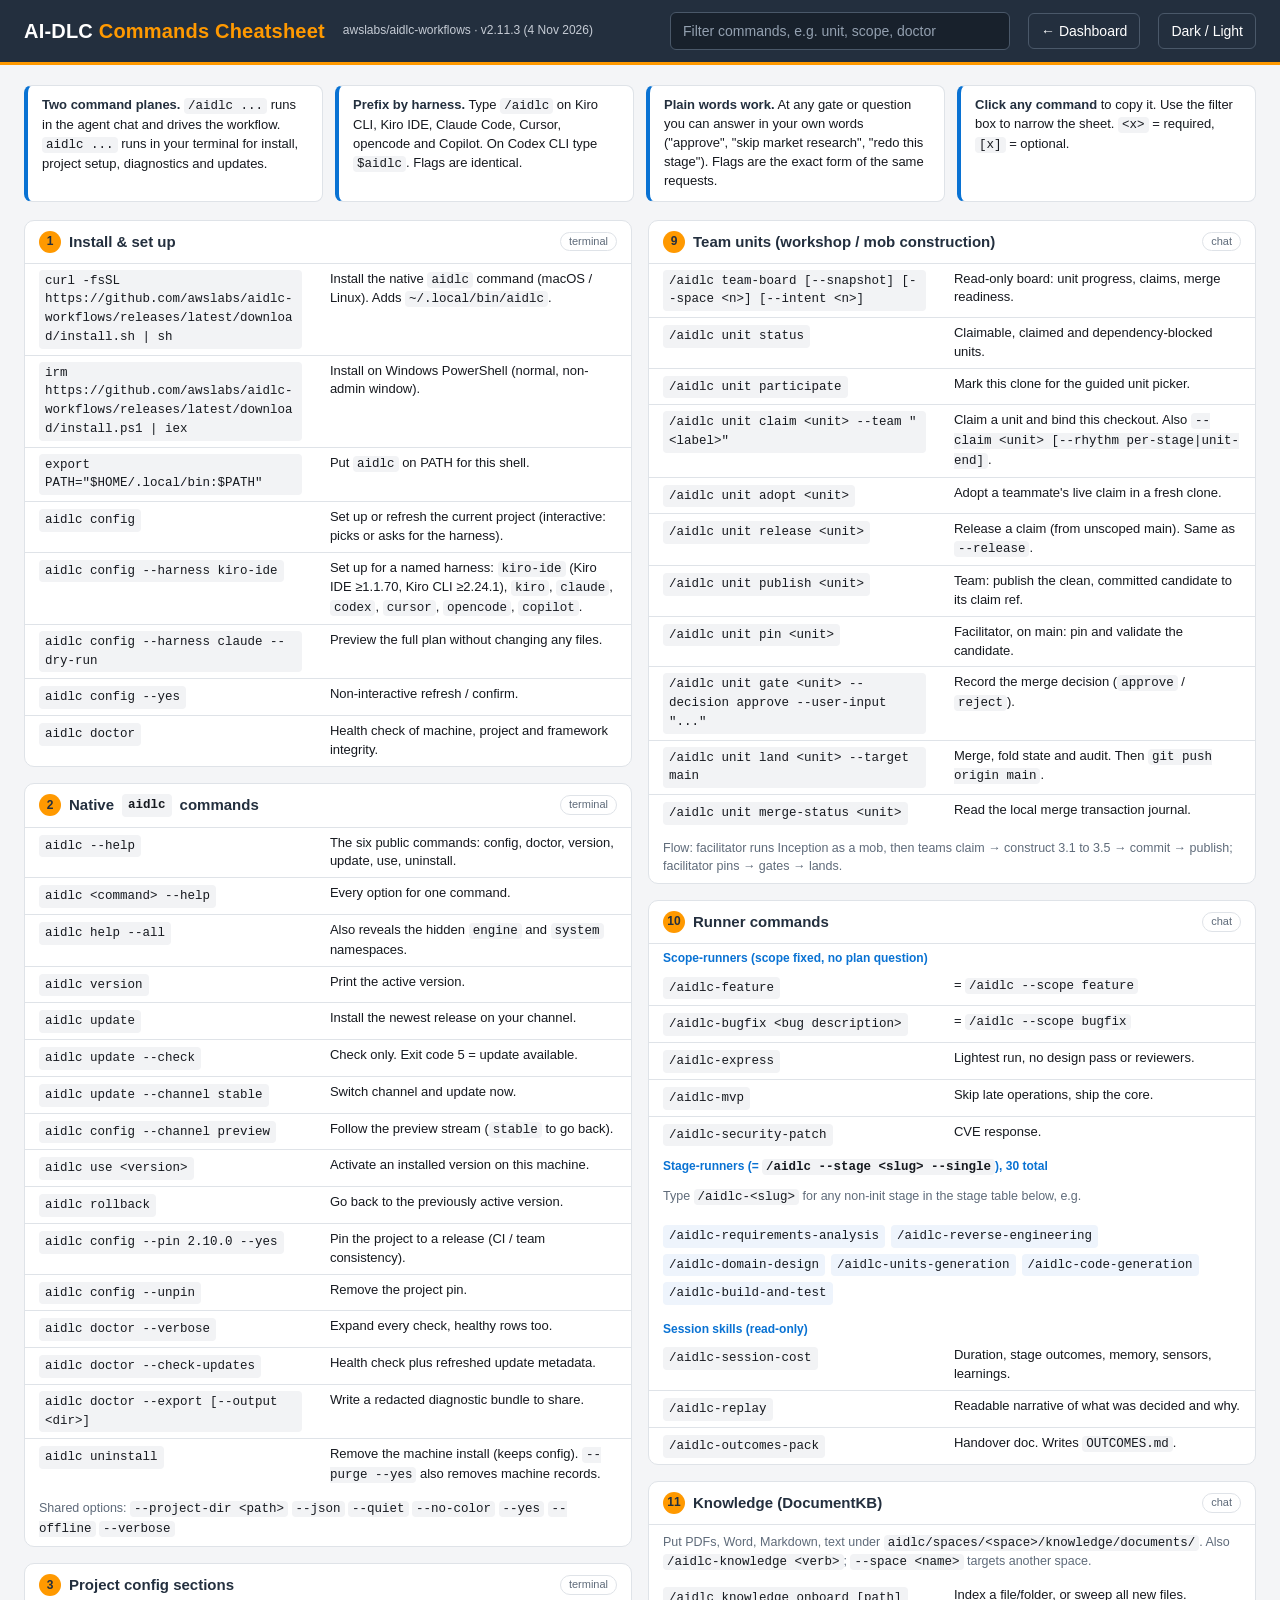
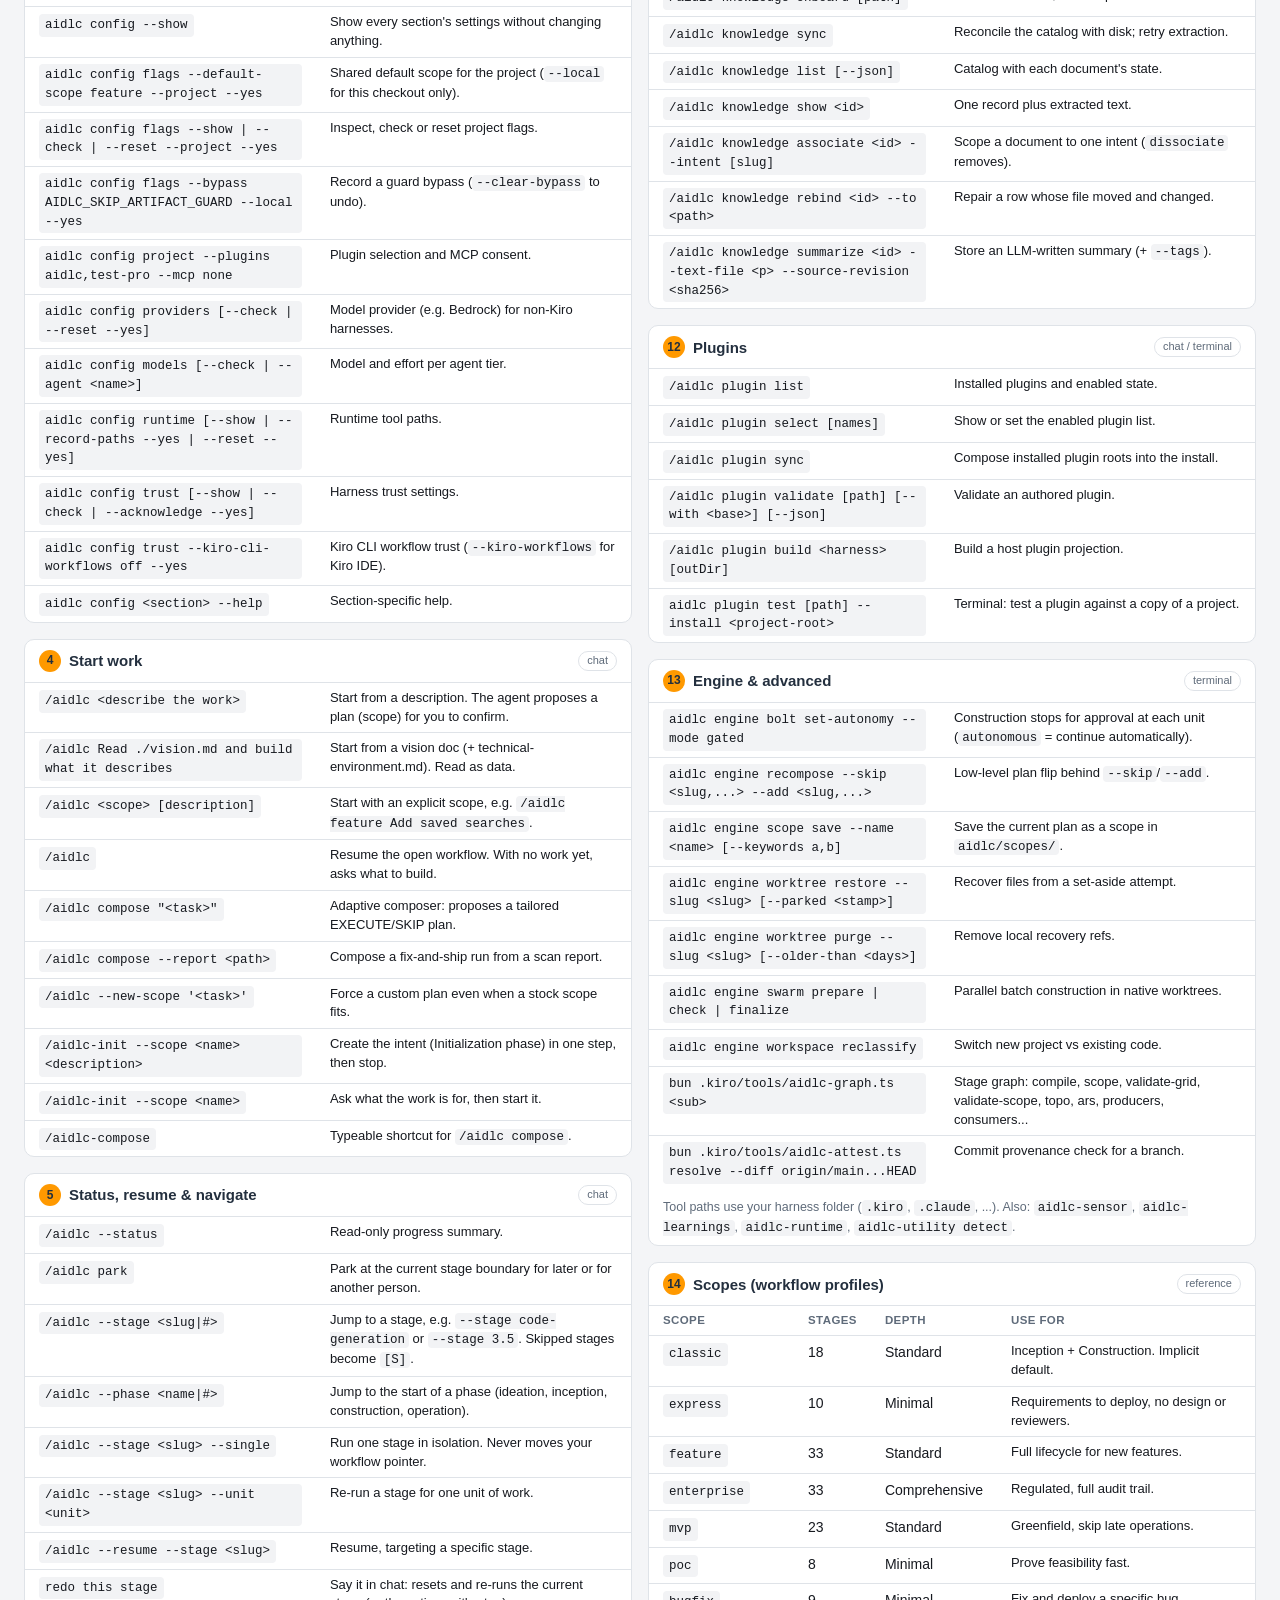
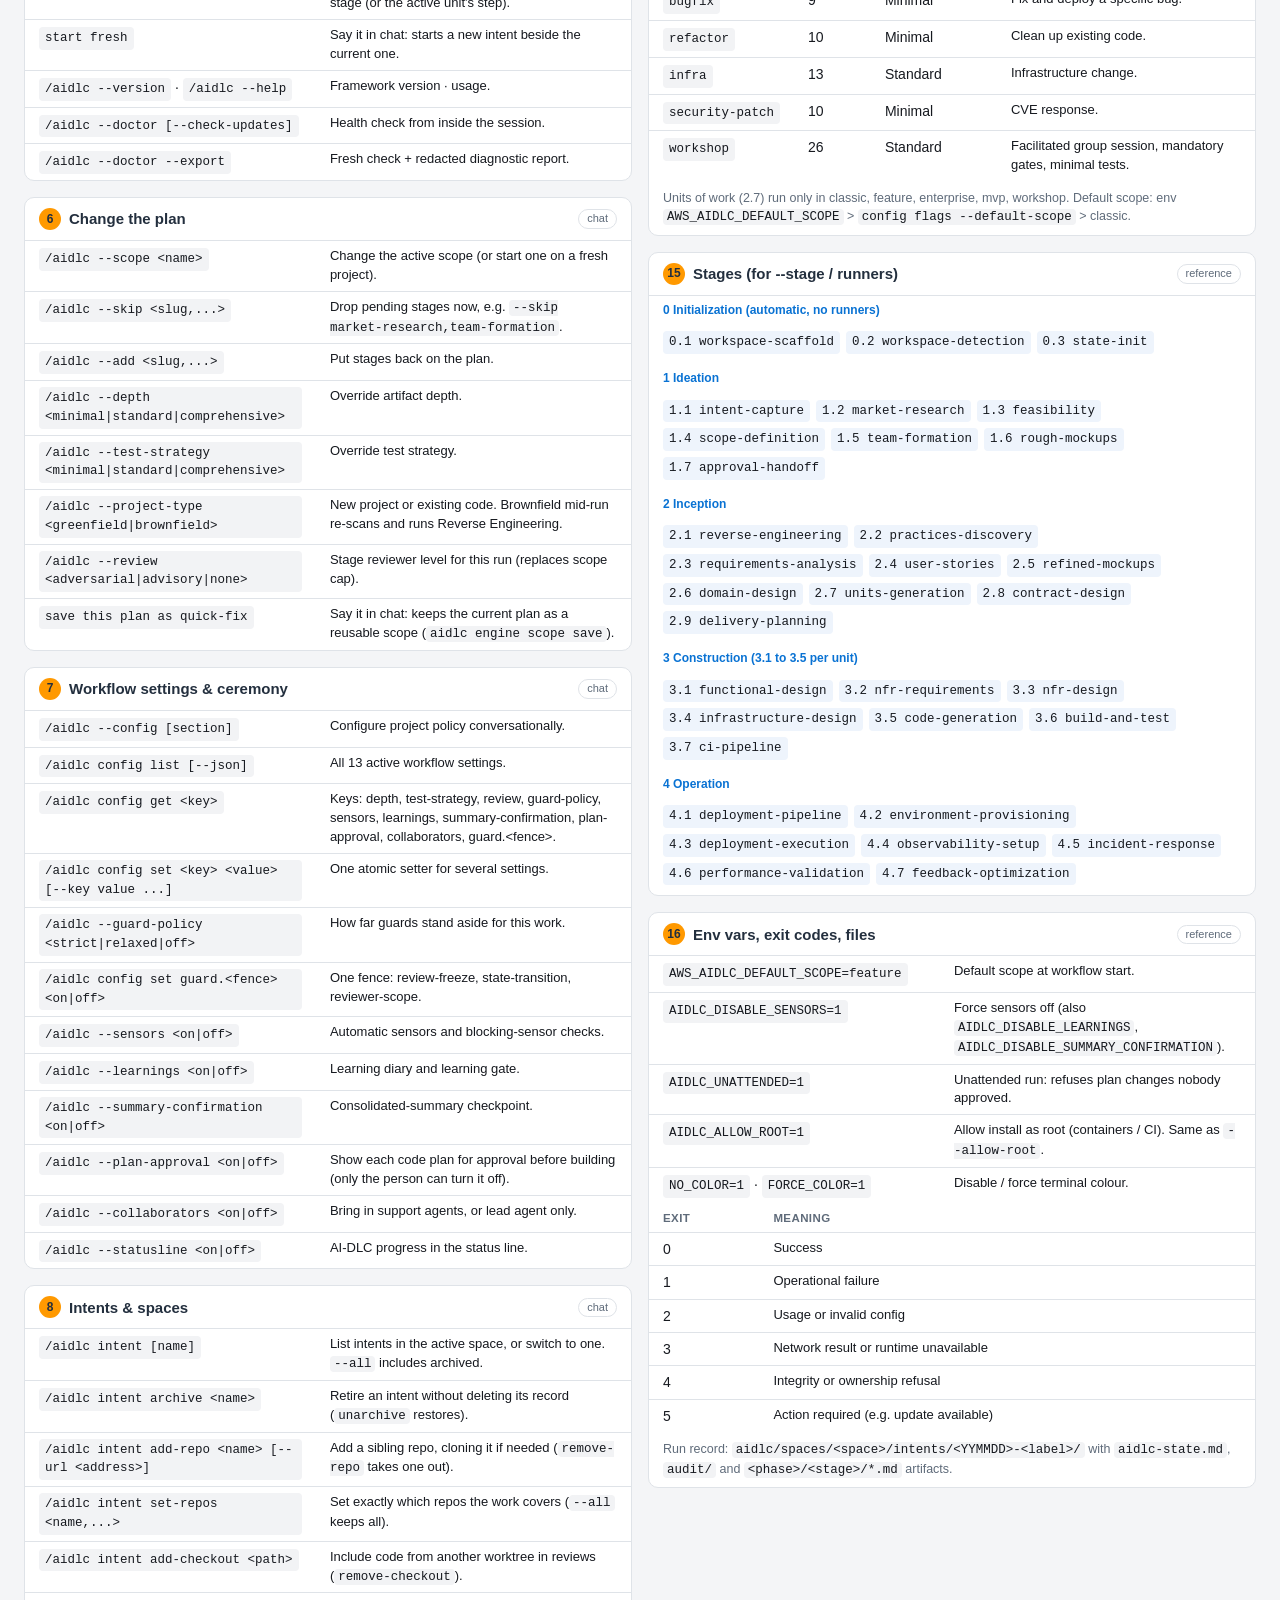
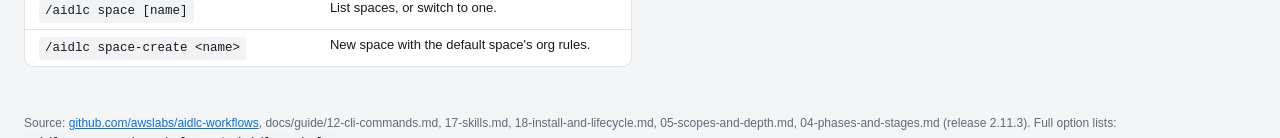
<file: cheatsheet.html>
<!DOCTYPE html>
<html lang="en" data-theme="light">
<head>
<meta charset="utf-8">
<meta name="viewport" content="width=device-width, initial-scale=1">
<title>AI-DLC Commands Cheatsheet · AI-DLC Pulse</title>
<style>
:root[data-theme="light"]{--bg:#f4f5f7;--surface:#fff;--border:#dfe3e8;--text:#16191f;--muted:#5f6b7a;--heading:#232f3e;--accent:#ff9900;--accent-2:#0972d3;--code-bg:#f2f3f5;--code-text:#16191f;--chip:#eef4fc;--hl:#fff3d6}
:root[data-theme="dark"]{--bg:#0f141a;--surface:#161d26;--border:#2a3441;--text:#e6e9ee;--muted:#9aa5b4;--heading:#fff;--accent:#ff9900;--accent-2:#539fe5;--code-bg:#0b1016;--code-text:#e6e9ee;--chip:#1c2a3a;--hl:#3a2e10}
*{box-sizing:border-box}
html,body{margin:0;background:var(--bg);color:var(--text);font:14px/1.45 "Amazon Ember",-apple-system,"Segoe UI",Helvetica,Arial,sans-serif}
header{position:sticky;top:0;z-index:10;background:#232f3e;color:#fff;border-bottom:3px solid var(--accent)}
.bar{max-width:1680px;margin:0 auto;display:flex;align-items:center;gap:18px;padding:12px 24px;flex-wrap:wrap}
.bar h1{font-size:20px;margin:0;font-weight:700;letter-spacing:.2px}
.bar h1 span{color:var(--accent)}
.bar .meta{font-size:12px;color:#c6ccd5}
.bar .spacer{flex:1}
#q{width:min(340px,70vw);padding:8px 12px;border-radius:6px;border:1px solid #4a5869;background:#18212c;color:#fff;font:inherit}
#q::placeholder{color:#93a0b0}
.btn{background:transparent;border:1px solid #4a5869;color:#fff;border-radius:6px;padding:7px 12px;font:inherit;cursor:pointer}
a.btn{text-decoration:none;display:inline-block}
.btn:hover{border-color:var(--accent)}
main{max-width:1680px;margin:0 auto;padding:20px 24px 48px}
.intro{display:grid;grid-template-columns:repeat(auto-fit,minmax(260px,1fr));gap:12px;margin-bottom:18px}
.tip{background:var(--surface);border:1px solid var(--border);border-left:4px solid var(--accent-2);border-radius:8px;padding:10px 14px;font-size:13px}
.tip b{color:var(--heading)}
.grid{columns:3 460px;column-gap:16px}
.card{break-inside:avoid;background:var(--surface);border:1px solid var(--border);border-radius:10px;margin:0 0 16px;overflow:hidden}
.card h2{margin:0;padding:10px 14px;font-size:15px;color:var(--heading);border-bottom:1px solid var(--border);display:flex;align-items:center;gap:8px}
.card h2 .n{display:inline-grid;place-items:center;width:22px;height:22px;border-radius:50%;background:var(--accent);color:#232f3e;font-size:12px;font-weight:700}
.card h2 .where{margin-left:auto;font-size:11px;font-weight:400;color:var(--muted);border:1px solid var(--border);border-radius:10px;padding:1px 8px}
.card p.note{margin:8px 14px;color:var(--muted);font-size:12.5px}
table{width:100%;border-collapse:collapse}
td{padding:6px 14px;border-top:1px solid var(--border);vertical-align:top}
tr:first-child td{border-top:0}
td:first-child{width:48%}
td.desc{color:var(--text);font-size:13px}
code{font-family:"SF Mono",Menlo,Consolas,monospace;font-size:12.5px;background:var(--code-bg);color:var(--code-text);padding:2px 6px;border-radius:4px;word-break:break-word;cursor:copy;display:inline-block;line-height:1.5}
code:hover{outline:1px solid var(--accent)}
code.copied{outline:2px solid #1d8102}
.inline code{cursor:default;display:inline;padding:1px 4px}
.inline code:hover{outline:0}
tr.hide{display:none}
.card.hide{display:none}
mark{background:var(--hl);color:inherit;padding:0}
.chips{display:flex;flex-wrap:wrap;gap:6px;padding:10px 14px}
.chips code{background:var(--chip)}
.ref td:first-child{width:auto;white-space:nowrap}
.ref th{text-align:left;font-size:11.5px;text-transform:uppercase;letter-spacing:.4px;color:var(--muted);padding:6px 14px;border-bottom:1px solid var(--border)}
.ph{font-weight:700;font-size:12px;padding:6px 14px 2px;color:var(--accent-2)}
footer{max-width:1680px;margin:0 auto;padding:0 24px 30px;color:var(--muted);font-size:12px}
footer a{color:var(--accent-2)}
#toast{position:fixed;bottom:18px;left:50%;transform:translateX(-50%);background:#232f3e;color:#fff;padding:8px 14px;border-radius:6px;font-size:13px;opacity:0;transition:opacity .2s;pointer-events:none;border:1px solid var(--accent)}
#toast.on{opacity:1}
@media print{header{position:static}#q,.btn{display:none}.grid{columns:2}body{font-size:11px}code{font-size:10.5px}}
</style>
</head>
<body>
<header>
  <div class="bar">
    <h1>AI-DLC <span>Commands Cheatsheet</span></h1>
    <span class="meta">awslabs/aidlc-workflows · v2.11.3 (4 Nov 2026)</span>
    <span class="spacer"></span>
    <input id="q" type="search" placeholder="Filter commands, e.g. unit, scope, doctor" aria-label="Filter commands">
    <a class="btn" href="/">← Dashboard</a>
    <button class="btn" id="theme" type="button">Dark / Light</button>
  </div>
</header>

<main>
  <div class="intro">
    <div class="tip"><b>Two command planes.</b> <span class="inline"><code>/aidlc ...</code></span> runs in the agent chat and drives the workflow. <span class="inline"><code>aidlc ...</code></span> runs in your terminal for install, project setup, diagnostics and updates.</div>
    <div class="tip"><b>Prefix by harness.</b> Type <span class="inline"><code>/aidlc</code></span> on Kiro CLI, Kiro IDE, Claude Code, Cursor, opencode and Copilot. On Codex CLI type <span class="inline"><code>$aidlc</code></span>. Flags are identical.</div>
    <div class="tip"><b>Plain words work.</b> At any gate or question you can answer in your own words ("approve", "skip market research", "redo this stage"). Flags are the exact form of the same requests.</div>
    <div class="tip"><b>Click any command</b> to copy it. Use the filter box to narrow the sheet. <span class="inline"><code>&lt;x&gt;</code></span> = required, <span class="inline"><code>[x]</code></span> = optional.</div>
  </div>

  <div class="grid" id="grid">

    <section class="card">
      <h2><span class="n">1</span>Install &amp; set up<span class="where">terminal</span></h2>
      <table>
        <tr><td><code>curl -fsSL https://github.com/awslabs/aidlc-workflows/releases/latest/download/install.sh | sh</code></td><td class="desc">Install the native <span class="inline"><code>aidlc</code></span> command (macOS / Linux). Adds <span class="inline"><code>~/.local/bin/aidlc</code></span>.</td></tr>
        <tr><td><code>irm https://github.com/awslabs/aidlc-workflows/releases/latest/download/install.ps1 | iex</code></td><td class="desc">Install on Windows PowerShell (normal, non-admin window).</td></tr>
        <tr><td><code>export PATH="$HOME/.local/bin:$PATH"</code></td><td class="desc">Put <span class="inline"><code>aidlc</code></span> on PATH for this shell.</td></tr>
        <tr><td><code>aidlc config</code></td><td class="desc">Set up or refresh the current project (interactive: picks or asks for the harness).</td></tr>
        <tr><td><code>aidlc config --harness kiro-ide</code></td><td class="desc">Set up for a named harness: <span class="inline"><code>kiro-ide</code></span> (Kiro IDE ≥1.1.70, Kiro CLI ≥2.24.1), <span class="inline"><code>kiro</code></span>, <span class="inline"><code>claude</code></span>, <span class="inline"><code>codex</code></span>, <span class="inline"><code>cursor</code></span>, <span class="inline"><code>opencode</code></span>, <span class="inline"><code>copilot</code></span>.</td></tr>
        <tr><td><code>aidlc config --harness claude --dry-run</code></td><td class="desc">Preview the full plan without changing any files.</td></tr>
        <tr><td><code>aidlc config --yes</code></td><td class="desc">Non-interactive refresh / confirm.</td></tr>
        <tr><td><code>aidlc doctor</code></td><td class="desc">Health check of machine, project and framework integrity.</td></tr>
      </table>
    </section>

    <section class="card">
      <h2><span class="n">2</span>Native <code style="cursor:default">aidlc</code> commands<span class="where">terminal</span></h2>
      <table>
        <tr><td><code>aidlc --help</code></td><td class="desc">The six public commands: config, doctor, version, update, use, uninstall.</td></tr>
        <tr><td><code>aidlc &lt;command&gt; --help</code></td><td class="desc">Every option for one command.</td></tr>
        <tr><td><code>aidlc help --all</code></td><td class="desc">Also reveals the hidden <span class="inline"><code>engine</code></span> and <span class="inline"><code>system</code></span> namespaces.</td></tr>
        <tr><td><code>aidlc version</code></td><td class="desc">Print the active version.</td></tr>
        <tr><td><code>aidlc update</code></td><td class="desc">Install the newest release on your channel.</td></tr>
        <tr><td><code>aidlc update --check</code></td><td class="desc">Check only. Exit code 5 = update available.</td></tr>
        <tr><td><code>aidlc update --channel stable</code></td><td class="desc">Switch channel and update now.</td></tr>
        <tr><td><code>aidlc config --channel preview</code></td><td class="desc">Follow the preview stream (<span class="inline"><code>stable</code></span> to go back).</td></tr>
        <tr><td><code>aidlc use &lt;version&gt;</code></td><td class="desc">Activate an installed version on this machine.</td></tr>
        <tr><td><code>aidlc rollback</code></td><td class="desc">Go back to the previously active version.</td></tr>
        <tr><td><code>aidlc config --pin 2.10.0 --yes</code></td><td class="desc">Pin the project to a release (CI / team consistency).</td></tr>
        <tr><td><code>aidlc config --unpin</code></td><td class="desc">Remove the project pin.</td></tr>
        <tr><td><code>aidlc doctor --verbose</code></td><td class="desc">Expand every check, healthy rows too.</td></tr>
        <tr><td><code>aidlc doctor --check-updates</code></td><td class="desc">Health check plus refreshed update metadata.</td></tr>
        <tr><td><code>aidlc doctor --export [--output &lt;dir&gt;]</code></td><td class="desc">Write a redacted diagnostic bundle to share.</td></tr>
        <tr><td><code>aidlc uninstall</code></td><td class="desc">Remove the machine install (keeps config). <span class="inline"><code>--purge --yes</code></span> also removes machine records.</td></tr>
      </table>
      <p class="note">Shared options: <span class="inline"><code>--project-dir &lt;path&gt;</code> <code>--json</code> <code>--quiet</code> <code>--no-color</code> <code>--yes</code> <code>--offline</code> <code>--verbose</code></span></p>
    </section>

    <section class="card">
      <h2><span class="n">3</span>Project config sections<span class="where">terminal</span></h2>
      <table>
        <tr><td><code>aidlc config --show</code></td><td class="desc">Show every section's settings without changing anything.</td></tr>
        <tr><td><code>aidlc config flags --default-scope feature --project --yes</code></td><td class="desc">Shared default scope for the project (<span class="inline"><code>--local</code></span> for this checkout only).</td></tr>
        <tr><td><code>aidlc config flags --show | --check | --reset --project --yes</code></td><td class="desc">Inspect, check or reset project flags.</td></tr>
        <tr><td><code>aidlc config flags --bypass AIDLC_SKIP_ARTIFACT_GUARD --local --yes</code></td><td class="desc">Record a guard bypass (<span class="inline"><code>--clear-bypass</code></span> to undo).</td></tr>
        <tr><td><code>aidlc config project --plugins aidlc,test-pro --mcp none</code></td><td class="desc">Plugin selection and MCP consent.</td></tr>
        <tr><td><code>aidlc config providers [--check | --reset --yes]</code></td><td class="desc">Model provider (e.g. Bedrock) for non-Kiro harnesses.</td></tr>
        <tr><td><code>aidlc config models [--check | --agent &lt;name&gt;]</code></td><td class="desc">Model and effort per agent tier.</td></tr>
        <tr><td><code>aidlc config runtime [--show | --record-paths --yes | --reset --yes]</code></td><td class="desc">Runtime tool paths.</td></tr>
        <tr><td><code>aidlc config trust [--show | --check | --acknowledge --yes]</code></td><td class="desc">Harness trust settings.</td></tr>
        <tr><td><code>aidlc config trust --kiro-cli-workflows off --yes</code></td><td class="desc">Kiro CLI workflow trust (<span class="inline"><code>--kiro-workflows</code></span> for Kiro IDE).</td></tr>
        <tr><td><code>aidlc config &lt;section&gt; --help</code></td><td class="desc">Section-specific help.</td></tr>
      </table>
    </section>

    <section class="card">
      <h2><span class="n">4</span>Start work<span class="where">chat</span></h2>
      <table>
        <tr><td><code>/aidlc &lt;describe the work&gt;</code></td><td class="desc">Start from a description. The agent proposes a plan (scope) for you to confirm.</td></tr>
        <tr><td><code>/aidlc Read ./vision.md and build what it describes</code></td><td class="desc">Start from a vision doc (+ technical-environment.md). Read as data.</td></tr>
        <tr><td><code>/aidlc &lt;scope&gt; [description]</code></td><td class="desc">Start with an explicit scope, e.g. <span class="inline"><code>/aidlc feature Add saved searches</code></span>.</td></tr>
        <tr><td><code>/aidlc</code></td><td class="desc">Resume the open workflow. With no work yet, asks what to build.</td></tr>
        <tr><td><code>/aidlc compose "&lt;task&gt;"</code></td><td class="desc">Adaptive composer: proposes a tailored EXECUTE/SKIP plan.</td></tr>
        <tr><td><code>/aidlc compose --report &lt;path&gt;</code></td><td class="desc">Compose a fix-and-ship run from a scan report.</td></tr>
        <tr><td><code>/aidlc --new-scope '&lt;task&gt;'</code></td><td class="desc">Force a custom plan even when a stock scope fits.</td></tr>
        <tr><td><code>/aidlc-init --scope &lt;name&gt; &lt;description&gt;</code></td><td class="desc">Create the intent (Initialization phase) in one step, then stop.</td></tr>
        <tr><td><code>/aidlc-init --scope &lt;name&gt;</code></td><td class="desc">Ask what the work is for, then start it.</td></tr>
        <tr><td><code>/aidlc-compose</code></td><td class="desc">Typeable shortcut for <span class="inline"><code>/aidlc compose</code></span>.</td></tr>
      </table>
    </section>

    <section class="card">
      <h2><span class="n">5</span>Status, resume &amp; navigate<span class="where">chat</span></h2>
      <table>
        <tr><td><code>/aidlc --status</code></td><td class="desc">Read-only progress summary.</td></tr>
        <tr><td><code>/aidlc park</code></td><td class="desc">Park at the current stage boundary for later or for another person.</td></tr>
        <tr><td><code>/aidlc --stage &lt;slug|#&gt;</code></td><td class="desc">Jump to a stage, e.g. <span class="inline"><code>--stage code-generation</code></span> or <span class="inline"><code>--stage 3.5</code></span>. Skipped stages become <span class="inline"><code>[S]</code></span>.</td></tr>
        <tr><td><code>/aidlc --phase &lt;name|#&gt;</code></td><td class="desc">Jump to the start of a phase (ideation, inception, construction, operation).</td></tr>
        <tr><td><code>/aidlc --stage &lt;slug&gt; --single</code></td><td class="desc">Run one stage in isolation. Never moves your workflow pointer.</td></tr>
        <tr><td><code>/aidlc --stage &lt;slug&gt; --unit &lt;unit&gt;</code></td><td class="desc">Re-run a stage for one unit of work.</td></tr>
        <tr><td><code>/aidlc --resume --stage &lt;slug&gt;</code></td><td class="desc">Resume, targeting a specific stage.</td></tr>
        <tr><td><code>redo this stage</code></td><td class="desc">Say it in chat: resets and re-runs the current stage (or the active unit's step).</td></tr>
        <tr><td><code>start fresh</code></td><td class="desc">Say it in chat: starts a new intent beside the current one.</td></tr>
        <tr><td><code>/aidlc --version</code> · <code>/aidlc --help</code></td><td class="desc">Framework version · usage.</td></tr>
        <tr><td><code>/aidlc --doctor [--check-updates]</code></td><td class="desc">Health check from inside the session.</td></tr>
        <tr><td><code>/aidlc --doctor --export</code></td><td class="desc">Fresh check + redacted diagnostic report.</td></tr>
      </table>
    </section>

    <section class="card">
      <h2><span class="n">6</span>Change the plan<span class="where">chat</span></h2>
      <table>
        <tr><td><code>/aidlc --scope &lt;name&gt;</code></td><td class="desc">Change the active scope (or start one on a fresh project).</td></tr>
        <tr><td><code>/aidlc --skip &lt;slug,...&gt;</code></td><td class="desc">Drop pending stages now, e.g. <span class="inline"><code>--skip market-research,team-formation</code></span>.</td></tr>
        <tr><td><code>/aidlc --add &lt;slug,...&gt;</code></td><td class="desc">Put stages back on the plan.</td></tr>
        <tr><td><code>/aidlc --depth &lt;minimal|standard|comprehensive&gt;</code></td><td class="desc">Override artifact depth.</td></tr>
        <tr><td><code>/aidlc --test-strategy &lt;minimal|standard|comprehensive&gt;</code></td><td class="desc">Override test strategy.</td></tr>
        <tr><td><code>/aidlc --project-type &lt;greenfield|brownfield&gt;</code></td><td class="desc">New project or existing code. Brownfield mid-run re-scans and runs Reverse Engineering.</td></tr>
        <tr><td><code>/aidlc --review &lt;adversarial|advisory|none&gt;</code></td><td class="desc">Stage reviewer level for this run (replaces scope cap).</td></tr>
        <tr><td><code>save this plan as quick-fix</code></td><td class="desc">Say it in chat: keeps the current plan as a reusable scope (<span class="inline"><code>aidlc engine scope save</code></span>).</td></tr>
      </table>
    </section>

    <section class="card">
      <h2><span class="n">7</span>Workflow settings &amp; ceremony<span class="where">chat</span></h2>
      <table>
        <tr><td><code>/aidlc --config [section]</code></td><td class="desc">Configure project policy conversationally.</td></tr>
        <tr><td><code>/aidlc config list [--json]</code></td><td class="desc">All 13 active workflow settings.</td></tr>
        <tr><td><code>/aidlc config get &lt;key&gt;</code></td><td class="desc">Keys: depth, test-strategy, review, guard-policy, sensors, learnings, summary-confirmation, plan-approval, collaborators, guard.&lt;fence&gt;.</td></tr>
        <tr><td><code>/aidlc config set &lt;key&gt; &lt;value&gt; [--key value ...]</code></td><td class="desc">One atomic setter for several settings.</td></tr>
        <tr><td><code>/aidlc --guard-policy &lt;strict|relaxed|off&gt;</code></td><td class="desc">How far guards stand aside for this work.</td></tr>
        <tr><td><code>/aidlc config set guard.&lt;fence&gt; &lt;on|off&gt;</code></td><td class="desc">One fence: review-freeze, state-transition, reviewer-scope.</td></tr>
        <tr><td><code>/aidlc --sensors &lt;on|off&gt;</code></td><td class="desc">Automatic sensors and blocking-sensor checks.</td></tr>
        <tr><td><code>/aidlc --learnings &lt;on|off&gt;</code></td><td class="desc">Learning diary and learning gate.</td></tr>
        <tr><td><code>/aidlc --summary-confirmation &lt;on|off&gt;</code></td><td class="desc">Consolidated-summary checkpoint.</td></tr>
        <tr><td><code>/aidlc --plan-approval &lt;on|off&gt;</code></td><td class="desc">Show each code plan for approval before building (only the person can turn it off).</td></tr>
        <tr><td><code>/aidlc --collaborators &lt;on|off&gt;</code></td><td class="desc">Bring in support agents, or lead agent only.</td></tr>
        <tr><td><code>/aidlc --statusline &lt;on|off&gt;</code></td><td class="desc">AI-DLC progress in the status line.</td></tr>
      </table>
    </section>

    <section class="card">
      <h2><span class="n">8</span>Intents &amp; spaces<span class="where">chat</span></h2>
      <table>
        <tr><td><code>/aidlc intent [name]</code></td><td class="desc">List intents in the active space, or switch to one. <span class="inline"><code>--all</code></span> includes archived.</td></tr>
        <tr><td><code>/aidlc intent archive &lt;name&gt;</code></td><td class="desc">Retire an intent without deleting its record (<span class="inline"><code>unarchive</code></span> restores).</td></tr>
        <tr><td><code>/aidlc intent add-repo &lt;name&gt; [--url &lt;address&gt;]</code></td><td class="desc">Add a sibling repo, cloning it if needed (<span class="inline"><code>remove-repo</code></span> takes one out).</td></tr>
        <tr><td><code>/aidlc intent set-repos &lt;name,...&gt;</code></td><td class="desc">Set exactly which repos the work covers (<span class="inline"><code>--all</code></span> keeps all).</td></tr>
        <tr><td><code>/aidlc intent add-checkout &lt;path&gt;</code></td><td class="desc">Include code from another worktree in reviews (<span class="inline"><code>remove-checkout</code></span>).</td></tr>
        <tr><td><code>/aidlc space [name]</code></td><td class="desc">List spaces, or switch to one.</td></tr>
        <tr><td><code>/aidlc space-create &lt;name&gt;</code></td><td class="desc">New space with the default space's org rules.</td></tr>
      </table>
    </section>

    <section class="card">
      <h2><span class="n">9</span>Team units (workshop / mob construction)<span class="where">chat</span></h2>
      <table>
        <tr><td><code>/aidlc team-board [--snapshot] [--space &lt;n&gt;] [--intent &lt;n&gt;]</code></td><td class="desc">Read-only board: unit progress, claims, merge readiness.</td></tr>
        <tr><td><code>/aidlc unit status</code></td><td class="desc">Claimable, claimed and dependency-blocked units.</td></tr>
        <tr><td><code>/aidlc unit participate</code></td><td class="desc">Mark this clone for the guided unit picker.</td></tr>
        <tr><td><code>/aidlc unit claim &lt;unit&gt; --team "&lt;label&gt;"</code></td><td class="desc">Claim a unit and bind this checkout. Also <span class="inline"><code>--claim &lt;unit&gt; [--rhythm per-stage|unit-end]</code></span>.</td></tr>
        <tr><td><code>/aidlc unit adopt &lt;unit&gt;</code></td><td class="desc">Adopt a teammate's live claim in a fresh clone.</td></tr>
        <tr><td><code>/aidlc unit release &lt;unit&gt;</code></td><td class="desc">Release a claim (from unscoped main). Same as <span class="inline"><code>--release</code></span>.</td></tr>
        <tr><td><code>/aidlc unit publish &lt;unit&gt;</code></td><td class="desc">Team: publish the clean, committed candidate to its claim ref.</td></tr>
        <tr><td><code>/aidlc unit pin &lt;unit&gt;</code></td><td class="desc">Facilitator, on main: pin and validate the candidate.</td></tr>
        <tr><td><code>/aidlc unit gate &lt;unit&gt; --decision approve --user-input "..."</code></td><td class="desc">Record the merge decision (<span class="inline"><code>approve</code></span> / <span class="inline"><code>reject</code></span>).</td></tr>
        <tr><td><code>/aidlc unit land &lt;unit&gt; --target main</code></td><td class="desc">Merge, fold state and audit. Then <span class="inline"><code>git push origin main</code></span>.</td></tr>
        <tr><td><code>/aidlc unit merge-status &lt;unit&gt;</code></td><td class="desc">Read the local merge transaction journal.</td></tr>
      </table>
      <p class="note">Flow: facilitator runs Inception as a mob, then teams claim → construct 3.1 to 3.5 → commit → publish; facilitator pins → gates → lands.</p>
    </section>

    <section class="card">
      <h2><span class="n">10</span>Runner commands<span class="where">chat</span></h2>
      <div class="ph">Scope-runners (scope fixed, no plan question)</div>
      <table>
        <tr><td><code>/aidlc-feature</code></td><td class="desc">= <span class="inline"><code>/aidlc --scope feature</code></span></td></tr>
        <tr><td><code>/aidlc-bugfix &lt;bug description&gt;</code></td><td class="desc">= <span class="inline"><code>/aidlc --scope bugfix</code></span></td></tr>
        <tr><td><code>/aidlc-express</code></td><td class="desc">Lightest run, no design pass or reviewers.</td></tr>
        <tr><td><code>/aidlc-mvp</code></td><td class="desc">Skip late operations, ship the core.</td></tr>
        <tr><td><code>/aidlc-security-patch</code></td><td class="desc">CVE response.</td></tr>
      </table>
      <div class="ph">Stage-runners (= <span class="inline"><code>/aidlc --stage &lt;slug&gt; --single</code></span>), 30 total</div>
      <p class="note">Type <span class="inline"><code>/aidlc-&lt;slug&gt;</code></span> for any non-init stage in the stage table below, e.g.</p>
      <div class="chips"><code>/aidlc-requirements-analysis</code><code>/aidlc-reverse-engineering</code><code>/aidlc-domain-design</code><code>/aidlc-units-generation</code><code>/aidlc-code-generation</code><code>/aidlc-build-and-test</code></div>
      <div class="ph">Session skills (read-only)</div>
      <table>
        <tr><td><code>/aidlc-session-cost</code></td><td class="desc">Duration, stage outcomes, memory, sensors, learnings.</td></tr>
        <tr><td><code>/aidlc-replay</code></td><td class="desc">Readable narrative of what was decided and why.</td></tr>
        <tr><td><code>/aidlc-outcomes-pack</code></td><td class="desc">Handover doc. Writes <span class="inline"><code>OUTCOMES.md</code></span>.</td></tr>
      </table>
    </section>

    <section class="card">
      <h2><span class="n">11</span>Knowledge (DocumentKB)<span class="where">chat</span></h2>
      <p class="note">Put PDFs, Word, Markdown, text under <span class="inline"><code>aidlc/spaces/&lt;space&gt;/knowledge/documents/</code></span>. Also <span class="inline"><code>/aidlc-knowledge &lt;verb&gt;</code></span>; <span class="inline"><code>--space &lt;name&gt;</code></span> targets another space.</p>
      <table>
        <tr><td><code>/aidlc knowledge onboard [path]</code></td><td class="desc">Index a file/folder, or sweep all new files.</td></tr>
        <tr><td><code>/aidlc knowledge sync</code></td><td class="desc">Reconcile the catalog with disk; retry extraction.</td></tr>
        <tr><td><code>/aidlc knowledge list [--json]</code></td><td class="desc">Catalog with each document's state.</td></tr>
        <tr><td><code>/aidlc knowledge show &lt;id&gt;</code></td><td class="desc">One record plus extracted text.</td></tr>
        <tr><td><code>/aidlc knowledge associate &lt;id&gt; --intent [slug]</code></td><td class="desc">Scope a document to one intent (<span class="inline"><code>dissociate</code></span> removes).</td></tr>
        <tr><td><code>/aidlc knowledge rebind &lt;id&gt; --to &lt;path&gt;</code></td><td class="desc">Repair a row whose file moved and changed.</td></tr>
        <tr><td><code>/aidlc knowledge summarize &lt;id&gt; --text-file &lt;p&gt; --source-revision &lt;sha256&gt;</code></td><td class="desc">Store an LLM-written summary (+ <span class="inline"><code>--tags</code></span>).</td></tr>
      </table>
    </section>

    <section class="card">
      <h2><span class="n">12</span>Plugins<span class="where">chat / terminal</span></h2>
      <table>
        <tr><td><code>/aidlc plugin list</code></td><td class="desc">Installed plugins and enabled state.</td></tr>
        <tr><td><code>/aidlc plugin select [names]</code></td><td class="desc">Show or set the enabled plugin list.</td></tr>
        <tr><td><code>/aidlc plugin sync</code></td><td class="desc">Compose installed plugin roots into the install.</td></tr>
        <tr><td><code>/aidlc plugin validate [path] [--with &lt;base&gt;] [--json]</code></td><td class="desc">Validate an authored plugin.</td></tr>
        <tr><td><code>/aidlc plugin build &lt;harness&gt; [outDir]</code></td><td class="desc">Build a host plugin projection.</td></tr>
        <tr><td><code>aidlc plugin test [path] --install &lt;project-root&gt;</code></td><td class="desc">Terminal: test a plugin against a copy of a project.</td></tr>
      </table>
    </section>

    <section class="card">
      <h2><span class="n">13</span>Engine &amp; advanced<span class="where">terminal</span></h2>
      <table>
        <tr><td><code>aidlc engine bolt set-autonomy --mode gated</code></td><td class="desc">Construction stops for approval at each unit (<span class="inline"><code>autonomous</code></span> = continue automatically).</td></tr>
        <tr><td><code>aidlc engine recompose --skip &lt;slug,...&gt; --add &lt;slug,...&gt;</code></td><td class="desc">Low-level plan flip behind <span class="inline"><code>--skip</code></span>/<span class="inline"><code>--add</code></span>.</td></tr>
        <tr><td><code>aidlc engine scope save --name &lt;name&gt; [--keywords a,b]</code></td><td class="desc">Save the current plan as a scope in <span class="inline"><code>aidlc/scopes/</code></span>.</td></tr>
        <tr><td><code>aidlc engine worktree restore --slug &lt;slug&gt; [--parked &lt;stamp&gt;]</code></td><td class="desc">Recover files from a set-aside attempt.</td></tr>
        <tr><td><code>aidlc engine worktree purge --slug &lt;slug&gt; [--older-than &lt;days&gt;]</code></td><td class="desc">Remove local recovery refs.</td></tr>
        <tr><td><code>aidlc engine swarm prepare | check | finalize</code></td><td class="desc">Parallel batch construction in native worktrees.</td></tr>
        <tr><td><code>aidlc engine workspace reclassify</code></td><td class="desc">Switch new project vs existing code.</td></tr>
        <tr><td><code>bun .kiro/tools/aidlc-graph.ts &lt;sub&gt;</code></td><td class="desc">Stage graph: compile, scope, validate-grid, validate-scope, topo, ars, producers, consumers...</td></tr>
        <tr><td><code>bun .kiro/tools/aidlc-attest.ts resolve --diff origin/main...HEAD</code></td><td class="desc">Commit provenance check for a branch.</td></tr>
      </table>
      <p class="note">Tool paths use your harness folder (<span class="inline"><code>.kiro</code></span>, <span class="inline"><code>.claude</code></span>, ...). Also: <span class="inline"><code>aidlc-sensor</code></span>, <span class="inline"><code>aidlc-learnings</code></span>, <span class="inline"><code>aidlc-runtime</code></span>, <span class="inline"><code>aidlc-utility detect</code></span>.</p>
    </section>

    <section class="card">
      <h2><span class="n">14</span>Scopes (workflow profiles)<span class="where">reference</span></h2>
      <table class="ref">
        <tr><th>Scope</th><th>Stages</th><th>Depth</th><th>Use for</th></tr>
        <tr><td><code>classic</code></td><td>18</td><td>Standard</td><td class="desc">Inception + Construction. Implicit default.</td></tr>
        <tr><td><code>express</code></td><td>10</td><td>Minimal</td><td class="desc">Requirements to deploy, no design or reviewers.</td></tr>
        <tr><td><code>feature</code></td><td>33</td><td>Standard</td><td class="desc">Full lifecycle for new features.</td></tr>
        <tr><td><code>enterprise</code></td><td>33</td><td>Comprehensive</td><td class="desc">Regulated, full audit trail.</td></tr>
        <tr><td><code>mvp</code></td><td>23</td><td>Standard</td><td class="desc">Greenfield, skip late operations.</td></tr>
        <tr><td><code>poc</code></td><td>8</td><td>Minimal</td><td class="desc">Prove feasibility fast.</td></tr>
        <tr><td><code>bugfix</code></td><td>9</td><td>Minimal</td><td class="desc">Fix and deploy a specific bug.</td></tr>
        <tr><td><code>refactor</code></td><td>10</td><td>Minimal</td><td class="desc">Clean up existing code.</td></tr>
        <tr><td><code>infra</code></td><td>13</td><td>Standard</td><td class="desc">Infrastructure change.</td></tr>
        <tr><td><code>security-patch</code></td><td>10</td><td>Minimal</td><td class="desc">CVE response.</td></tr>
        <tr><td><code>workshop</code></td><td>26</td><td>Standard</td><td class="desc">Facilitated group session, mandatory gates, minimal tests.</td></tr>
      </table>
      <p class="note">Units of work (2.7) run only in classic, feature, enterprise, mvp, workshop. Default scope: env <span class="inline"><code>AWS_AIDLC_DEFAULT_SCOPE</code></span> &gt; <span class="inline"><code>config flags --default-scope</code></span> &gt; classic.</p>
    </section>

    <section class="card">
      <h2><span class="n">15</span>Stages (for --stage / runners)<span class="where">reference</span></h2>
      <div class="ph">0 Initialization (automatic, no runners)</div>
      <div class="chips"><code>0.1 workspace-scaffold</code><code>0.2 workspace-detection</code><code>0.3 state-init</code></div>
      <div class="ph">1 Ideation</div>
      <div class="chips"><code>1.1 intent-capture</code><code>1.2 market-research</code><code>1.3 feasibility</code><code>1.4 scope-definition</code><code>1.5 team-formation</code><code>1.6 rough-mockups</code><code>1.7 approval-handoff</code></div>
      <div class="ph">2 Inception</div>
      <div class="chips"><code>2.1 reverse-engineering</code><code>2.2 practices-discovery</code><code>2.3 requirements-analysis</code><code>2.4 user-stories</code><code>2.5 refined-mockups</code><code>2.6 domain-design</code><code>2.7 units-generation</code><code>2.8 contract-design</code><code>2.9 delivery-planning</code></div>
      <div class="ph">3 Construction (3.1 to 3.5 per unit)</div>
      <div class="chips"><code>3.1 functional-design</code><code>3.2 nfr-requirements</code><code>3.3 nfr-design</code><code>3.4 infrastructure-design</code><code>3.5 code-generation</code><code>3.6 build-and-test</code><code>3.7 ci-pipeline</code></div>
      <div class="ph">4 Operation</div>
      <div class="chips"><code>4.1 deployment-pipeline</code><code>4.2 environment-provisioning</code><code>4.3 deployment-execution</code><code>4.4 observability-setup</code><code>4.5 incident-response</code><code>4.6 performance-validation</code><code>4.7 feedback-optimization</code></div>
    </section>

    <section class="card">
      <h2><span class="n">16</span>Env vars, exit codes, files<span class="where">reference</span></h2>
      <table>
        <tr><td><code>AWS_AIDLC_DEFAULT_SCOPE=feature</code></td><td class="desc">Default scope at workflow start.</td></tr>
        <tr><td><code>AIDLC_DISABLE_SENSORS=1</code></td><td class="desc">Force sensors off (also <span class="inline"><code>AIDLC_DISABLE_LEARNINGS</code></span>, <span class="inline"><code>AIDLC_DISABLE_SUMMARY_CONFIRMATION</code></span>).</td></tr>
        <tr><td><code>AIDLC_UNATTENDED=1</code></td><td class="desc">Unattended run: refuses plan changes nobody approved.</td></tr>
        <tr><td><code>AIDLC_ALLOW_ROOT=1</code></td><td class="desc">Allow install as root (containers / CI). Same as <span class="inline"><code>--allow-root</code></span>.</td></tr>
        <tr><td><code>NO_COLOR=1</code> · <code>FORCE_COLOR=1</code></td><td class="desc">Disable / force terminal colour.</td></tr>
      </table>
      <table class="ref">
        <tr><th>Exit</th><th>Meaning</th></tr>
        <tr><td>0</td><td class="desc">Success</td></tr>
        <tr><td>1</td><td class="desc">Operational failure</td></tr>
        <tr><td>2</td><td class="desc">Usage or invalid config</td></tr>
        <tr><td>3</td><td class="desc">Network result or runtime unavailable</td></tr>
        <tr><td>4</td><td class="desc">Integrity or ownership refusal</td></tr>
        <tr><td>5</td><td class="desc">Action required (e.g. update available)</td></tr>
      </table>
      <p class="note">Run record: <span class="inline"><code>aidlc/spaces/&lt;space&gt;/intents/&lt;YYMMDD&gt;-&lt;label&gt;/</code></span> with <span class="inline"><code>aidlc-state.md</code></span>, <span class="inline"><code>audit/</code></span> and <span class="inline"><code>&lt;phase&gt;/&lt;stage&gt;/*.md</code></span> artifacts.</p>
    </section>

  </div>
</main>
<footer>Source: <a href="https://github.com/awslabs/aidlc-workflows">github.com/awslabs/aidlc-workflows</a>, docs/guide/12-cli-commands.md, 17-skills.md, 18-install-and-lifecycle.md, 05-scopes-and-depth.md, 04-phases-and-stages.md (release 2.11.3). Full option lists: <code style="cursor:default">aidlc &lt;command&gt; --help</code> and <code style="cursor:default">/aidlc --help</code>.</footer>
<div id="toast" role="status" aria-live="polite"></div>

<script src="/cheatsheet.js"></script>
</body>
</html>
</file>
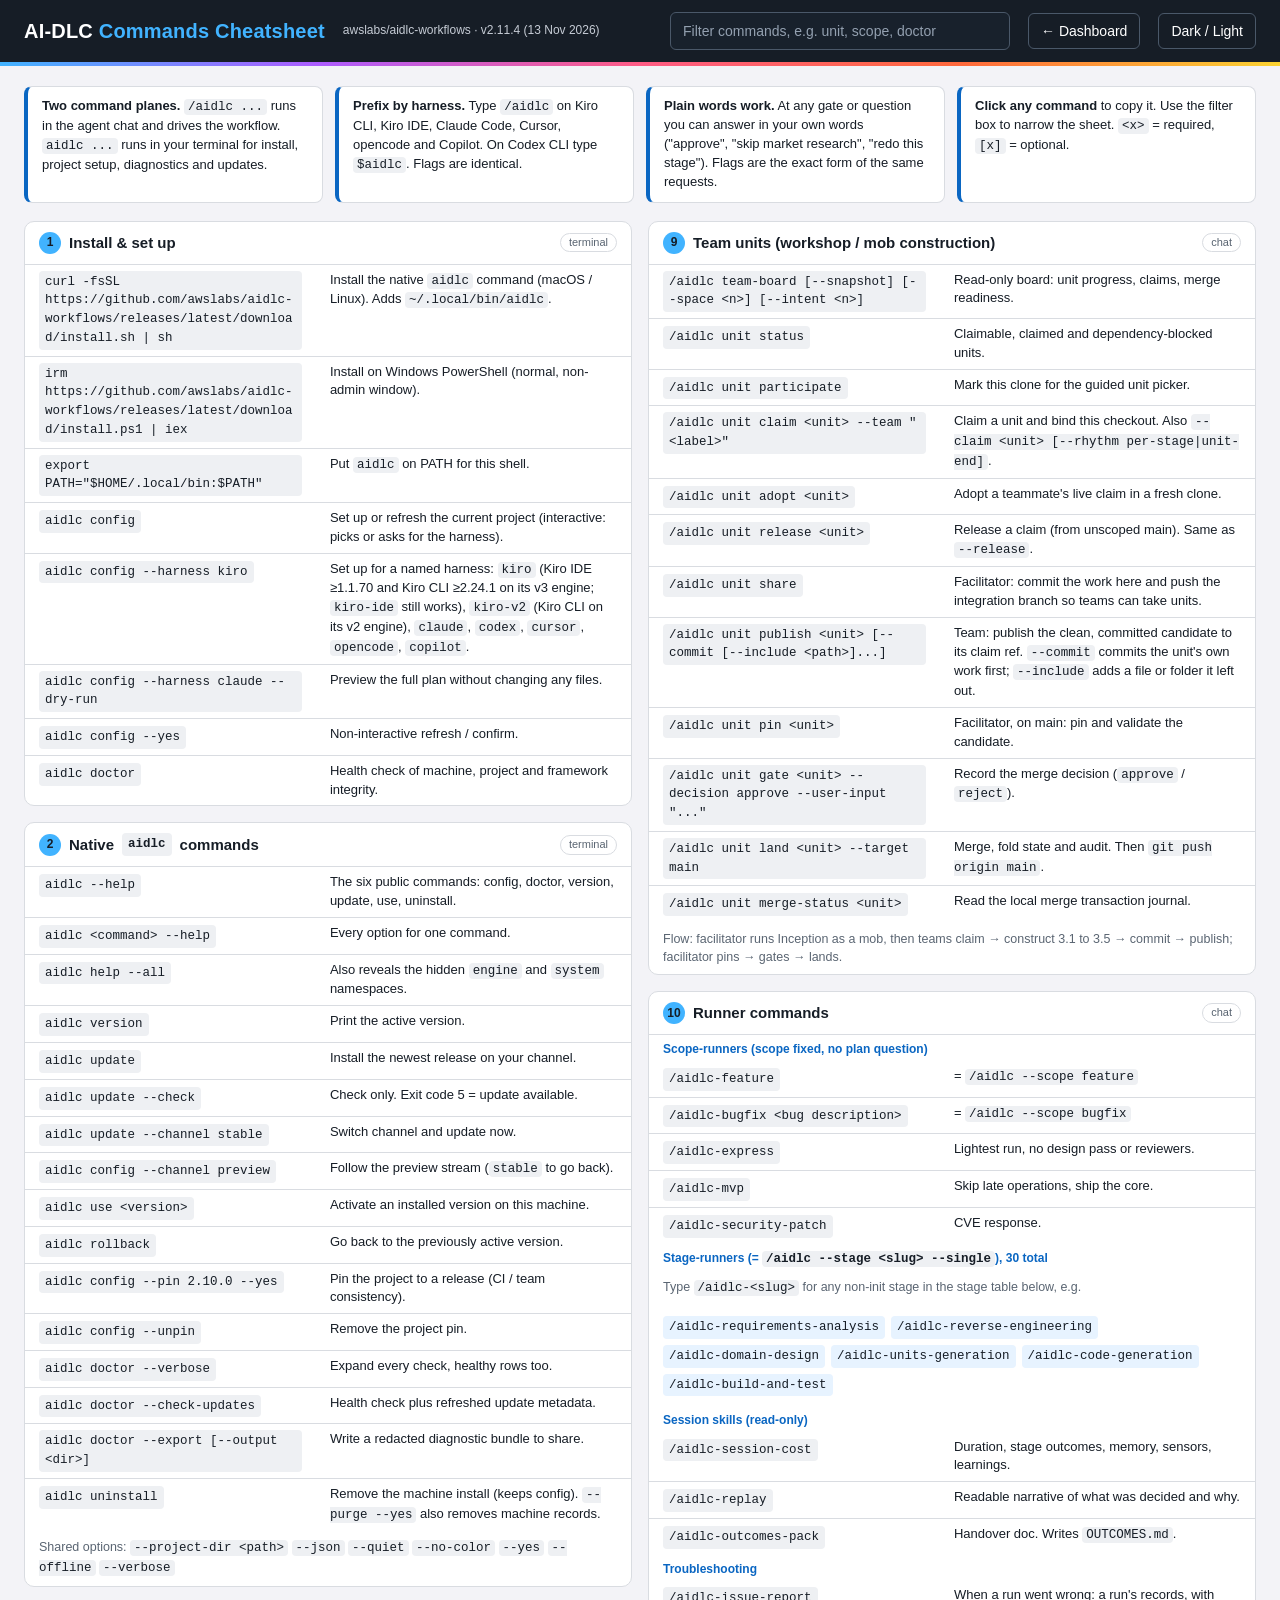
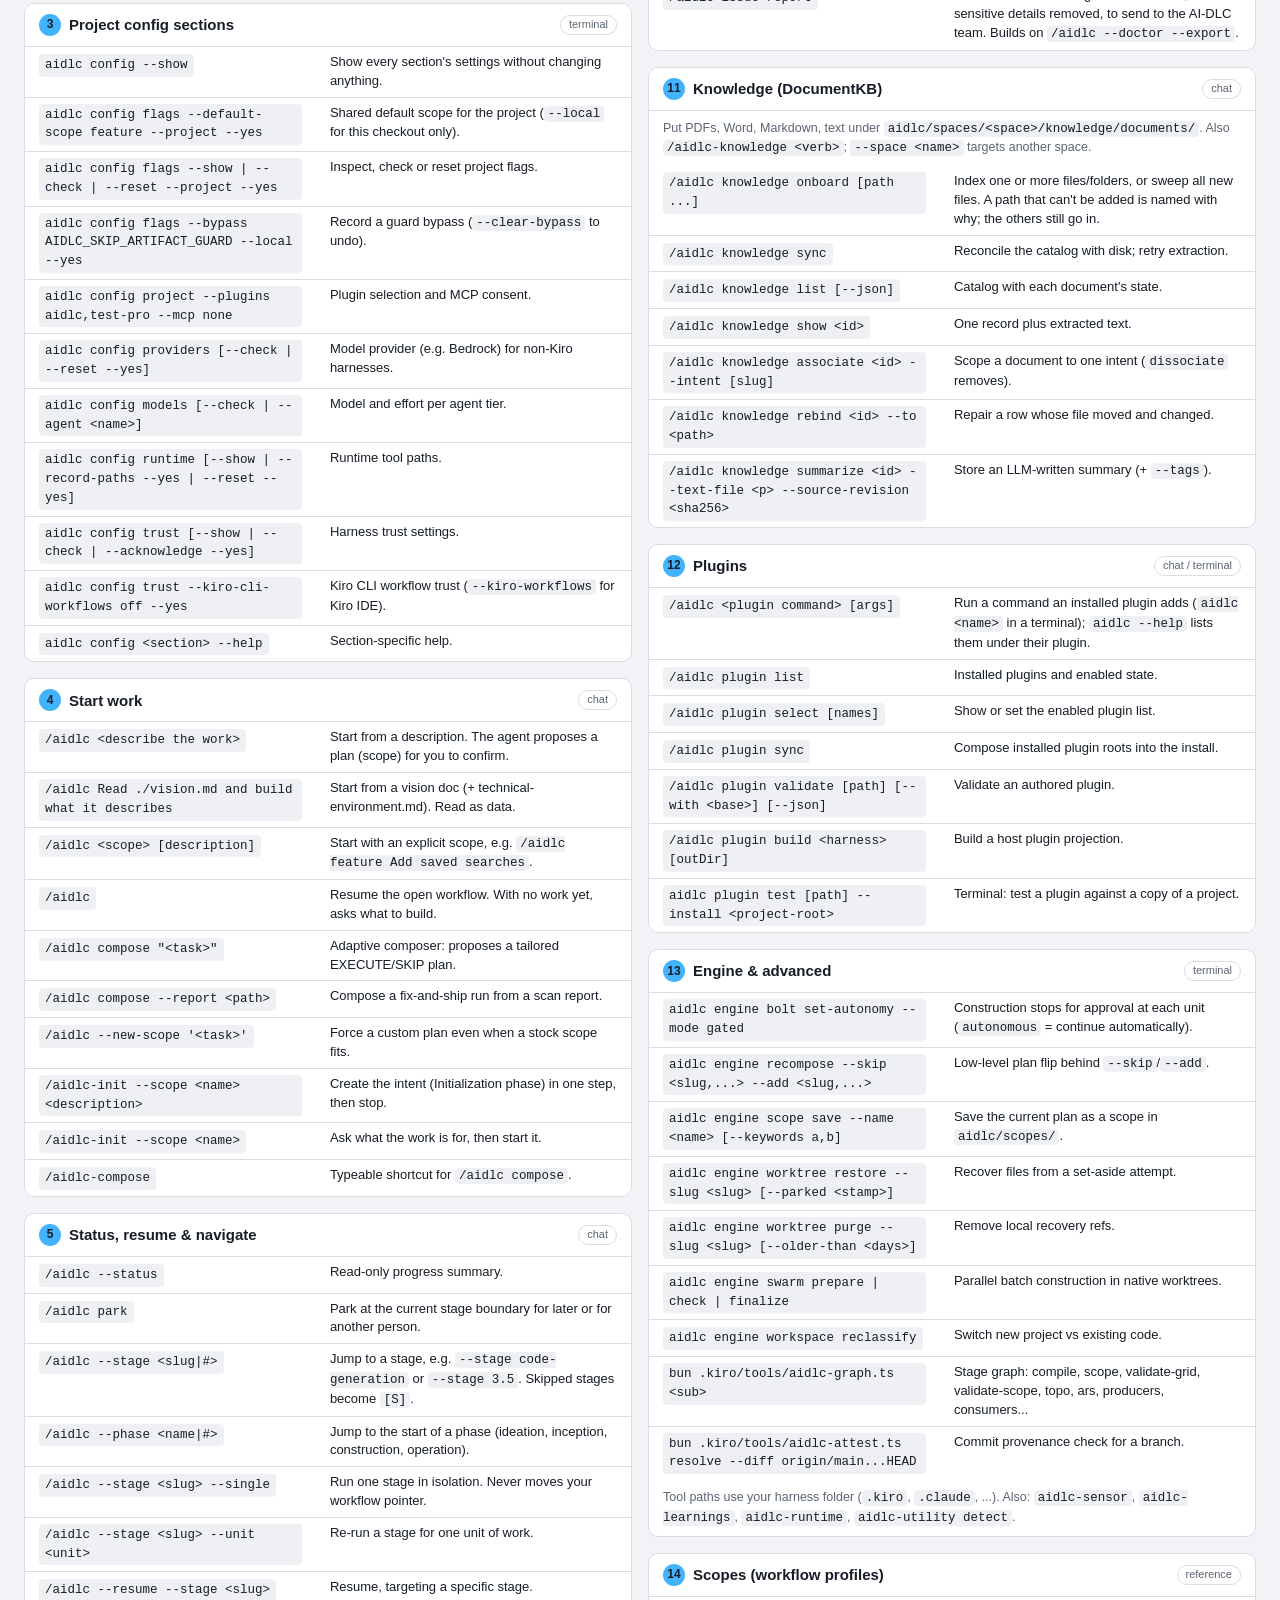
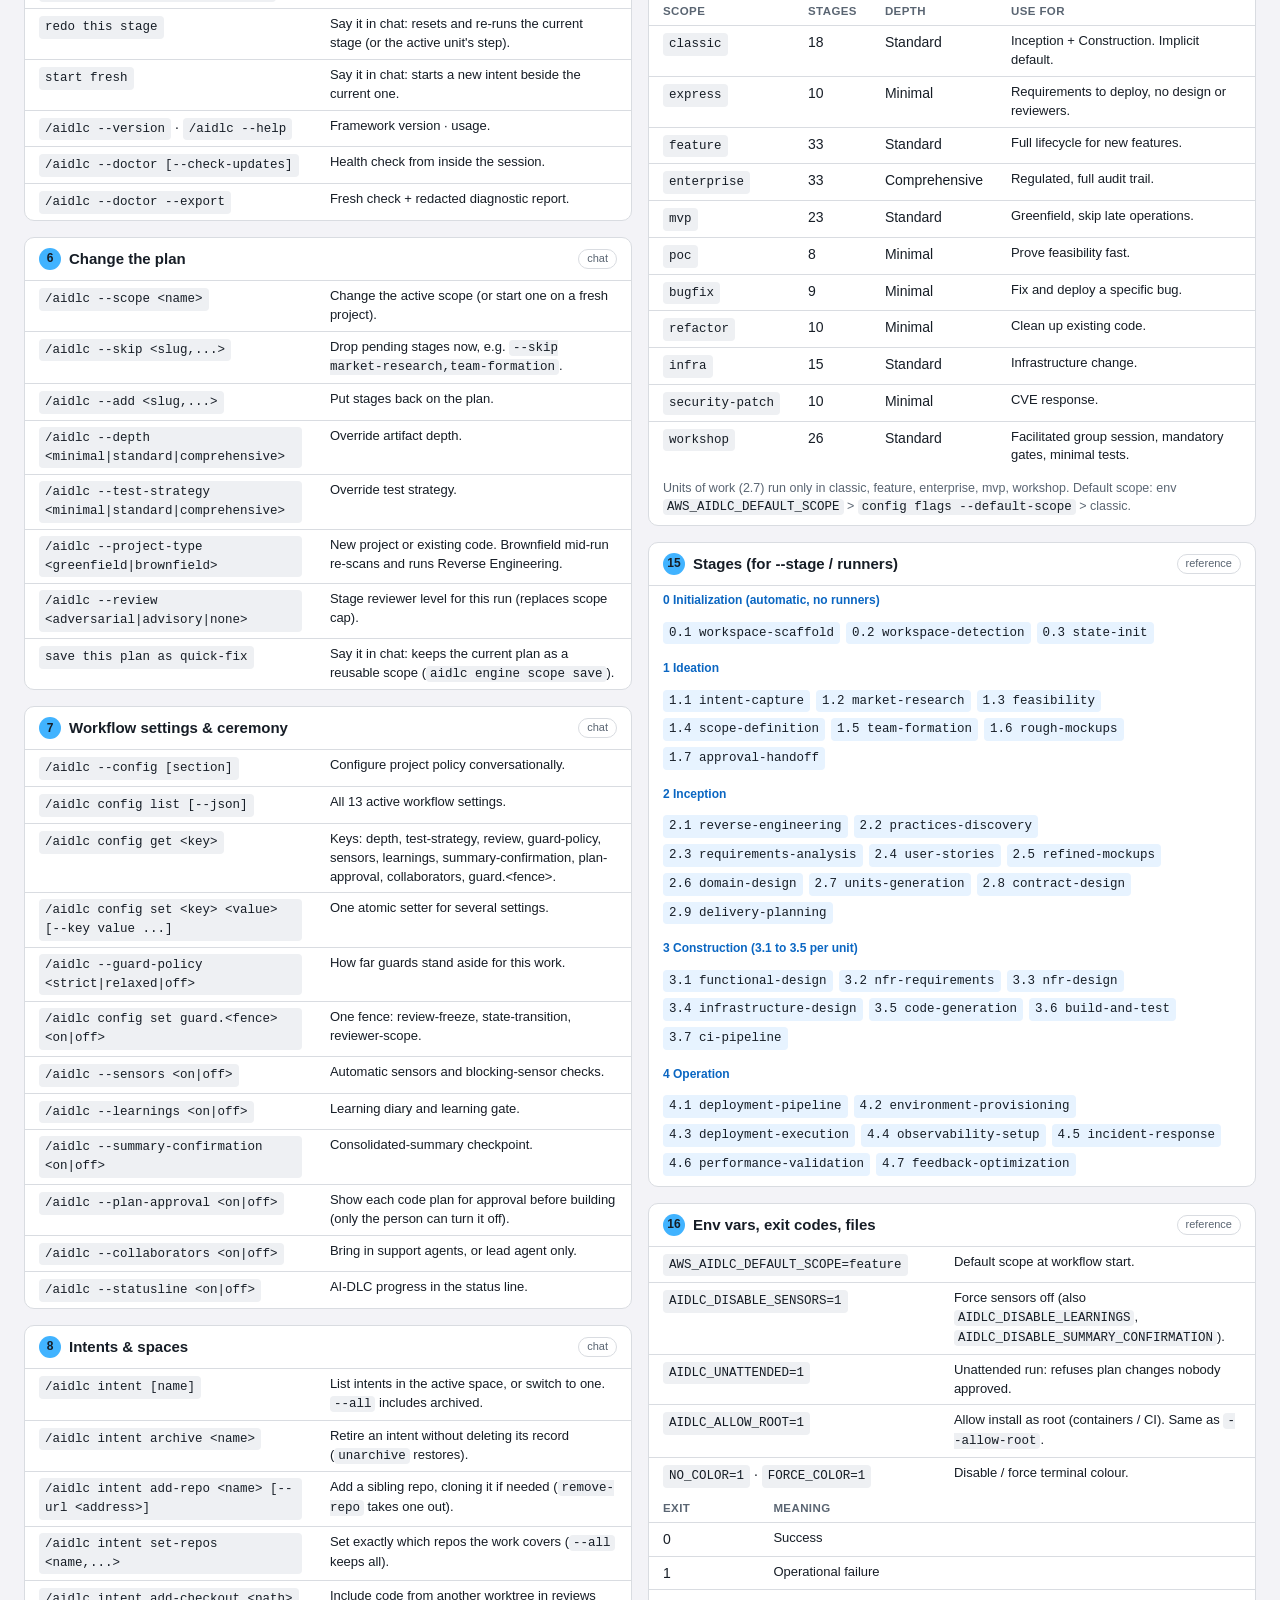
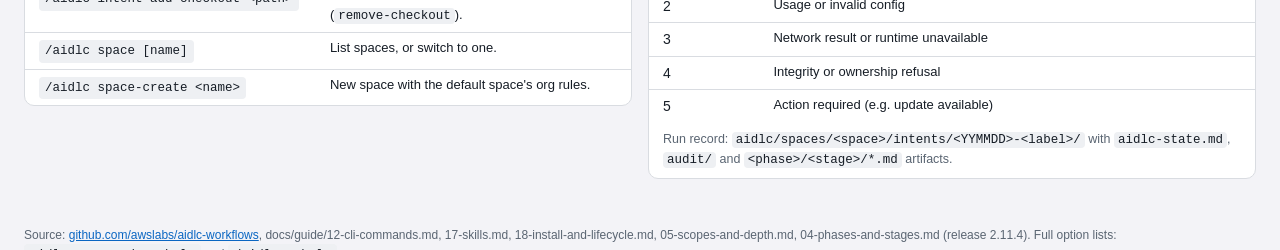
<file: src/static/cheatsheet.html>
<!DOCTYPE html>
<html lang="en" data-theme="light">
<head>
<meta charset="utf-8">
<meta name="viewport" content="width=device-width, initial-scale=1">
<title>AI-DLC Commands Cheatsheet · AI-DLC Pulse</title>
<link rel="stylesheet" href="cheatsheet.css">
</head>
<body>
<header>
  <div class="bar">
    <h1>AI-DLC <span>Commands Cheatsheet</span></h1>
    <span class="meta">awslabs/aidlc-workflows · v2.11.4 (13 Nov 2026)</span>
    <span class="spacer"></span>
    <input id="q" type="search" placeholder="Filter commands, e.g. unit, scope, doctor" aria-label="Filter commands">
    <a class="btn" href="/">← Dashboard</a>
    <button class="btn" id="theme" type="button">Dark / Light</button>
  </div>
</header>

<main>
  <div class="intro">
    <div class="tip"><b>Two command planes.</b> <span class="inline"><code>/aidlc ...</code></span> runs in the agent chat and drives the workflow. <span class="inline"><code>aidlc ...</code></span> runs in your terminal for install, project setup, diagnostics and updates.</div>
    <div class="tip"><b>Prefix by harness.</b> Type <span class="inline"><code>/aidlc</code></span> on Kiro CLI, Kiro IDE, Claude Code, Cursor, opencode and Copilot. On Codex CLI type <span class="inline"><code>$aidlc</code></span>. Flags are identical.</div>
    <div class="tip"><b>Plain words work.</b> At any gate or question you can answer in your own words ("approve", "skip market research", "redo this stage"). Flags are the exact form of the same requests.</div>
    <div class="tip"><b>Click any command</b> to copy it. Use the filter box to narrow the sheet. <span class="inline"><code>&lt;x&gt;</code></span> = required, <span class="inline"><code>[x]</code></span> = optional.</div>
  </div>

  <div class="grid" id="grid">

    <section class="card">
      <h2><span class="n">1</span>Install &amp; set up<span class="where">terminal</span></h2>
      <table>
        <tr><td><code>curl -fsSL https://github.com/awslabs/aidlc-workflows/releases/latest/download/install.sh | sh</code></td><td class="desc">Install the native <span class="inline"><code>aidlc</code></span> command (macOS / Linux). Adds <span class="inline"><code>~/.local/bin/aidlc</code></span>.</td></tr>
        <tr><td><code>irm https://github.com/awslabs/aidlc-workflows/releases/latest/download/install.ps1 | iex</code></td><td class="desc">Install on Windows PowerShell (normal, non-admin window).</td></tr>
        <tr><td><code>export PATH="$HOME/.local/bin:$PATH"</code></td><td class="desc">Put <span class="inline"><code>aidlc</code></span> on PATH for this shell.</td></tr>
        <tr><td><code>aidlc config</code></td><td class="desc">Set up or refresh the current project (interactive: picks or asks for the harness).</td></tr>
        <tr><td><code>aidlc config --harness kiro</code></td><td class="desc">Set up for a named harness: <span class="inline"><code>kiro</code></span> (Kiro IDE ≥1.1.70 and Kiro CLI ≥2.24.1 on its v3 engine; <span class="inline"><code>kiro-ide</code></span> still works), <span class="inline"><code>kiro-v2</code></span> (Kiro CLI on its v2 engine), <span class="inline"><code>claude</code></span>, <span class="inline"><code>codex</code></span>, <span class="inline"><code>cursor</code></span>, <span class="inline"><code>opencode</code></span>, <span class="inline"><code>copilot</code></span>.</td></tr>
        <tr><td><code>aidlc config --harness claude --dry-run</code></td><td class="desc">Preview the full plan without changing any files.</td></tr>
        <tr><td><code>aidlc config --yes</code></td><td class="desc">Non-interactive refresh / confirm.</td></tr>
        <tr><td><code>aidlc doctor</code></td><td class="desc">Health check of machine, project and framework integrity.</td></tr>
      </table>
    </section>

    <section class="card">
      <h2><span class="n">2</span>Native <code class="plain">aidlc</code> commands<span class="where">terminal</span></h2>
      <table>
        <tr><td><code>aidlc --help</code></td><td class="desc">The six public commands: config, doctor, version, update, use, uninstall.</td></tr>
        <tr><td><code>aidlc &lt;command&gt; --help</code></td><td class="desc">Every option for one command.</td></tr>
        <tr><td><code>aidlc help --all</code></td><td class="desc">Also reveals the hidden <span class="inline"><code>engine</code></span> and <span class="inline"><code>system</code></span> namespaces.</td></tr>
        <tr><td><code>aidlc version</code></td><td class="desc">Print the active version.</td></tr>
        <tr><td><code>aidlc update</code></td><td class="desc">Install the newest release on your channel.</td></tr>
        <tr><td><code>aidlc update --check</code></td><td class="desc">Check only. Exit code 5 = update available.</td></tr>
        <tr><td><code>aidlc update --channel stable</code></td><td class="desc">Switch channel and update now.</td></tr>
        <tr><td><code>aidlc config --channel preview</code></td><td class="desc">Follow the preview stream (<span class="inline"><code>stable</code></span> to go back).</td></tr>
        <tr><td><code>aidlc use &lt;version&gt;</code></td><td class="desc">Activate an installed version on this machine.</td></tr>
        <tr><td><code>aidlc rollback</code></td><td class="desc">Go back to the previously active version.</td></tr>
        <tr><td><code>aidlc config --pin 2.10.0 --yes</code></td><td class="desc">Pin the project to a release (CI / team consistency).</td></tr>
        <tr><td><code>aidlc config --unpin</code></td><td class="desc">Remove the project pin.</td></tr>
        <tr><td><code>aidlc doctor --verbose</code></td><td class="desc">Expand every check, healthy rows too.</td></tr>
        <tr><td><code>aidlc doctor --check-updates</code></td><td class="desc">Health check plus refreshed update metadata.</td></tr>
        <tr><td><code>aidlc doctor --export [--output &lt;dir&gt;]</code></td><td class="desc">Write a redacted diagnostic bundle to share.</td></tr>
        <tr><td><code>aidlc uninstall</code></td><td class="desc">Remove the machine install (keeps config). <span class="inline"><code>--purge --yes</code></span> also removes machine records.</td></tr>
      </table>
      <p class="note">Shared options: <span class="inline"><code>--project-dir &lt;path&gt;</code> <code>--json</code> <code>--quiet</code> <code>--no-color</code> <code>--yes</code> <code>--offline</code> <code>--verbose</code></span></p>
    </section>

    <section class="card">
      <h2><span class="n">3</span>Project config sections<span class="where">terminal</span></h2>
      <table>
        <tr><td><code>aidlc config --show</code></td><td class="desc">Show every section's settings without changing anything.</td></tr>
        <tr><td><code>aidlc config flags --default-scope feature --project --yes</code></td><td class="desc">Shared default scope for the project (<span class="inline"><code>--local</code></span> for this checkout only).</td></tr>
        <tr><td><code>aidlc config flags --show | --check | --reset --project --yes</code></td><td class="desc">Inspect, check or reset project flags.</td></tr>
        <tr><td><code>aidlc config flags --bypass AIDLC_SKIP_ARTIFACT_GUARD --local --yes</code></td><td class="desc">Record a guard bypass (<span class="inline"><code>--clear-bypass</code></span> to undo).</td></tr>
        <tr><td><code>aidlc config project --plugins aidlc,test-pro --mcp none</code></td><td class="desc">Plugin selection and MCP consent.</td></tr>
        <tr><td><code>aidlc config providers [--check | --reset --yes]</code></td><td class="desc">Model provider (e.g. Bedrock) for non-Kiro harnesses.</td></tr>
        <tr><td><code>aidlc config models [--check | --agent &lt;name&gt;]</code></td><td class="desc">Model and effort per agent tier.</td></tr>
        <tr><td><code>aidlc config runtime [--show | --record-paths --yes | --reset --yes]</code></td><td class="desc">Runtime tool paths.</td></tr>
        <tr><td><code>aidlc config trust [--show | --check | --acknowledge --yes]</code></td><td class="desc">Harness trust settings.</td></tr>
        <tr><td><code>aidlc config trust --kiro-cli-workflows off --yes</code></td><td class="desc">Kiro CLI workflow trust (<span class="inline"><code>--kiro-workflows</code></span> for Kiro IDE).</td></tr>
        <tr><td><code>aidlc config &lt;section&gt; --help</code></td><td class="desc">Section-specific help.</td></tr>
      </table>
    </section>

    <section class="card">
      <h2><span class="n">4</span>Start work<span class="where">chat</span></h2>
      <table>
        <tr><td><code>/aidlc &lt;describe the work&gt;</code></td><td class="desc">Start from a description. The agent proposes a plan (scope) for you to confirm.</td></tr>
        <tr><td><code>/aidlc Read ./vision.md and build what it describes</code></td><td class="desc">Start from a vision doc (+ technical-environment.md). Read as data.</td></tr>
        <tr><td><code>/aidlc &lt;scope&gt; [description]</code></td><td class="desc">Start with an explicit scope, e.g. <span class="inline"><code>/aidlc feature Add saved searches</code></span>.</td></tr>
        <tr><td><code>/aidlc</code></td><td class="desc">Resume the open workflow. With no work yet, asks what to build.</td></tr>
        <tr><td><code>/aidlc compose "&lt;task&gt;"</code></td><td class="desc">Adaptive composer: proposes a tailored EXECUTE/SKIP plan.</td></tr>
        <tr><td><code>/aidlc compose --report &lt;path&gt;</code></td><td class="desc">Compose a fix-and-ship run from a scan report.</td></tr>
        <tr><td><code>/aidlc --new-scope '&lt;task&gt;'</code></td><td class="desc">Force a custom plan even when a stock scope fits.</td></tr>
        <tr><td><code>/aidlc-init --scope &lt;name&gt; &lt;description&gt;</code></td><td class="desc">Create the intent (Initialization phase) in one step, then stop.</td></tr>
        <tr><td><code>/aidlc-init --scope &lt;name&gt;</code></td><td class="desc">Ask what the work is for, then start it.</td></tr>
        <tr><td><code>/aidlc-compose</code></td><td class="desc">Typeable shortcut for <span class="inline"><code>/aidlc compose</code></span>.</td></tr>
      </table>
    </section>

    <section class="card">
      <h2><span class="n">5</span>Status, resume &amp; navigate<span class="where">chat</span></h2>
      <table>
        <tr><td><code>/aidlc --status</code></td><td class="desc">Read-only progress summary.</td></tr>
        <tr><td><code>/aidlc park</code></td><td class="desc">Park at the current stage boundary for later or for another person.</td></tr>
        <tr><td><code>/aidlc --stage &lt;slug|#&gt;</code></td><td class="desc">Jump to a stage, e.g. <span class="inline"><code>--stage code-generation</code></span> or <span class="inline"><code>--stage 3.5</code></span>. Skipped stages become <span class="inline"><code>[S]</code></span>.</td></tr>
        <tr><td><code>/aidlc --phase &lt;name|#&gt;</code></td><td class="desc">Jump to the start of a phase (ideation, inception, construction, operation).</td></tr>
        <tr><td><code>/aidlc --stage &lt;slug&gt; --single</code></td><td class="desc">Run one stage in isolation. Never moves your workflow pointer.</td></tr>
        <tr><td><code>/aidlc --stage &lt;slug&gt; --unit &lt;unit&gt;</code></td><td class="desc">Re-run a stage for one unit of work.</td></tr>
        <tr><td><code>/aidlc --resume --stage &lt;slug&gt;</code></td><td class="desc">Resume, targeting a specific stage.</td></tr>
        <tr><td><code>redo this stage</code></td><td class="desc">Say it in chat: resets and re-runs the current stage (or the active unit's step).</td></tr>
        <tr><td><code>start fresh</code></td><td class="desc">Say it in chat: starts a new intent beside the current one.</td></tr>
        <tr><td><code>/aidlc --version</code> · <code>/aidlc --help</code></td><td class="desc">Framework version · usage.</td></tr>
        <tr><td><code>/aidlc --doctor [--check-updates]</code></td><td class="desc">Health check from inside the session.</td></tr>
        <tr><td><code>/aidlc --doctor --export</code></td><td class="desc">Fresh check + redacted diagnostic report.</td></tr>
      </table>
    </section>

    <section class="card">
      <h2><span class="n">6</span>Change the plan<span class="where">chat</span></h2>
      <table>
        <tr><td><code>/aidlc --scope &lt;name&gt;</code></td><td class="desc">Change the active scope (or start one on a fresh project).</td></tr>
        <tr><td><code>/aidlc --skip &lt;slug,...&gt;</code></td><td class="desc">Drop pending stages now, e.g. <span class="inline"><code>--skip market-research,team-formation</code></span>.</td></tr>
        <tr><td><code>/aidlc --add &lt;slug,...&gt;</code></td><td class="desc">Put stages back on the plan.</td></tr>
        <tr><td><code>/aidlc --depth &lt;minimal|standard|comprehensive&gt;</code></td><td class="desc">Override artifact depth.</td></tr>
        <tr><td><code>/aidlc --test-strategy &lt;minimal|standard|comprehensive&gt;</code></td><td class="desc">Override test strategy.</td></tr>
        <tr><td><code>/aidlc --project-type &lt;greenfield|brownfield&gt;</code></td><td class="desc">New project or existing code. Brownfield mid-run re-scans and runs Reverse Engineering.</td></tr>
        <tr><td><code>/aidlc --review &lt;adversarial|advisory|none&gt;</code></td><td class="desc">Stage reviewer level for this run (replaces scope cap).</td></tr>
        <tr><td><code>save this plan as quick-fix</code></td><td class="desc">Say it in chat: keeps the current plan as a reusable scope (<span class="inline"><code>aidlc engine scope save</code></span>).</td></tr>
      </table>
    </section>

    <section class="card">
      <h2><span class="n">7</span>Workflow settings &amp; ceremony<span class="where">chat</span></h2>
      <table>
        <tr><td><code>/aidlc --config [section]</code></td><td class="desc">Configure project policy conversationally.</td></tr>
        <tr><td><code>/aidlc config list [--json]</code></td><td class="desc">All 13 active workflow settings.</td></tr>
        <tr><td><code>/aidlc config get &lt;key&gt;</code></td><td class="desc">Keys: depth, test-strategy, review, guard-policy, sensors, learnings, summary-confirmation, plan-approval, collaborators, guard.&lt;fence&gt;.</td></tr>
        <tr><td><code>/aidlc config set &lt;key&gt; &lt;value&gt; [--key value ...]</code></td><td class="desc">One atomic setter for several settings.</td></tr>
        <tr><td><code>/aidlc --guard-policy &lt;strict|relaxed|off&gt;</code></td><td class="desc">How far guards stand aside for this work.</td></tr>
        <tr><td><code>/aidlc config set guard.&lt;fence&gt; &lt;on|off&gt;</code></td><td class="desc">One fence: review-freeze, state-transition, reviewer-scope.</td></tr>
        <tr><td><code>/aidlc --sensors &lt;on|off&gt;</code></td><td class="desc">Automatic sensors and blocking-sensor checks.</td></tr>
        <tr><td><code>/aidlc --learnings &lt;on|off&gt;</code></td><td class="desc">Learning diary and learning gate.</td></tr>
        <tr><td><code>/aidlc --summary-confirmation &lt;on|off&gt;</code></td><td class="desc">Consolidated-summary checkpoint.</td></tr>
        <tr><td><code>/aidlc --plan-approval &lt;on|off&gt;</code></td><td class="desc">Show each code plan for approval before building (only the person can turn it off).</td></tr>
        <tr><td><code>/aidlc --collaborators &lt;on|off&gt;</code></td><td class="desc">Bring in support agents, or lead agent only.</td></tr>
        <tr><td><code>/aidlc --statusline &lt;on|off&gt;</code></td><td class="desc">AI-DLC progress in the status line.</td></tr>
      </table>
    </section>

    <section class="card">
      <h2><span class="n">8</span>Intents &amp; spaces<span class="where">chat</span></h2>
      <table>
        <tr><td><code>/aidlc intent [name]</code></td><td class="desc">List intents in the active space, or switch to one. <span class="inline"><code>--all</code></span> includes archived.</td></tr>
        <tr><td><code>/aidlc intent archive &lt;name&gt;</code></td><td class="desc">Retire an intent without deleting its record (<span class="inline"><code>unarchive</code></span> restores).</td></tr>
        <tr><td><code>/aidlc intent add-repo &lt;name&gt; [--url &lt;address&gt;]</code></td><td class="desc">Add a sibling repo, cloning it if needed (<span class="inline"><code>remove-repo</code></span> takes one out).</td></tr>
        <tr><td><code>/aidlc intent set-repos &lt;name,...&gt;</code></td><td class="desc">Set exactly which repos the work covers (<span class="inline"><code>--all</code></span> keeps all).</td></tr>
        <tr><td><code>/aidlc intent add-checkout &lt;path&gt;</code></td><td class="desc">Include code from another worktree in reviews (<span class="inline"><code>remove-checkout</code></span>).</td></tr>
        <tr><td><code>/aidlc space [name]</code></td><td class="desc">List spaces, or switch to one.</td></tr>
        <tr><td><code>/aidlc space-create &lt;name&gt;</code></td><td class="desc">New space with the default space's org rules.</td></tr>
      </table>
    </section>

    <section class="card">
      <h2><span class="n">9</span>Team units (workshop / mob construction)<span class="where">chat</span></h2>
      <table>
        <tr><td><code>/aidlc team-board [--snapshot] [--space &lt;n&gt;] [--intent &lt;n&gt;]</code></td><td class="desc">Read-only board: unit progress, claims, merge readiness.</td></tr>
        <tr><td><code>/aidlc unit status</code></td><td class="desc">Claimable, claimed and dependency-blocked units.</td></tr>
        <tr><td><code>/aidlc unit participate</code></td><td class="desc">Mark this clone for the guided unit picker.</td></tr>
        <tr><td><code>/aidlc unit claim &lt;unit&gt; --team "&lt;label&gt;"</code></td><td class="desc">Claim a unit and bind this checkout. Also <span class="inline"><code>--claim &lt;unit&gt; [--rhythm per-stage|unit-end]</code></span>.</td></tr>
        <tr><td><code>/aidlc unit adopt &lt;unit&gt;</code></td><td class="desc">Adopt a teammate's live claim in a fresh clone.</td></tr>
        <tr><td><code>/aidlc unit release &lt;unit&gt;</code></td><td class="desc">Release a claim (from unscoped main). Same as <span class="inline"><code>--release</code></span>.</td></tr>
        <tr><td><code>/aidlc unit share</code></td><td class="desc">Facilitator: commit the work here and push the integration branch so teams can take units.</td></tr>
        <tr><td><code>/aidlc unit publish &lt;unit&gt; [--commit [--include &lt;path&gt;]...]</code></td><td class="desc">Team: publish the clean, committed candidate to its claim ref. <span class="inline"><code>--commit</code></span> commits the unit's own work first; <span class="inline"><code>--include</code></span> adds a file or folder it left out.</td></tr>
        <tr><td><code>/aidlc unit pin &lt;unit&gt;</code></td><td class="desc">Facilitator, on main: pin and validate the candidate.</td></tr>
        <tr><td><code>/aidlc unit gate &lt;unit&gt; --decision approve --user-input "..."</code></td><td class="desc">Record the merge decision (<span class="inline"><code>approve</code></span> / <span class="inline"><code>reject</code></span>).</td></tr>
        <tr><td><code>/aidlc unit land &lt;unit&gt; --target main</code></td><td class="desc">Merge, fold state and audit. Then <span class="inline"><code>git push origin main</code></span>.</td></tr>
        <tr><td><code>/aidlc unit merge-status &lt;unit&gt;</code></td><td class="desc">Read the local merge transaction journal.</td></tr>
      </table>
      <p class="note">Flow: facilitator runs Inception as a mob, then teams claim → construct 3.1 to 3.5 → commit → publish; facilitator pins → gates → lands.</p>
    </section>

    <section class="card">
      <h2><span class="n">10</span>Runner commands<span class="where">chat</span></h2>
      <div class="ph">Scope-runners (scope fixed, no plan question)</div>
      <table>
        <tr><td><code>/aidlc-feature</code></td><td class="desc">= <span class="inline"><code>/aidlc --scope feature</code></span></td></tr>
        <tr><td><code>/aidlc-bugfix &lt;bug description&gt;</code></td><td class="desc">= <span class="inline"><code>/aidlc --scope bugfix</code></span></td></tr>
        <tr><td><code>/aidlc-express</code></td><td class="desc">Lightest run, no design pass or reviewers.</td></tr>
        <tr><td><code>/aidlc-mvp</code></td><td class="desc">Skip late operations, ship the core.</td></tr>
        <tr><td><code>/aidlc-security-patch</code></td><td class="desc">CVE response.</td></tr>
      </table>
      <div class="ph">Stage-runners (= <span class="inline"><code>/aidlc --stage &lt;slug&gt; --single</code></span>), 30 total</div>
      <p class="note">Type <span class="inline"><code>/aidlc-&lt;slug&gt;</code></span> for any non-init stage in the stage table below, e.g.</p>
      <div class="chips"><code>/aidlc-requirements-analysis</code><code>/aidlc-reverse-engineering</code><code>/aidlc-domain-design</code><code>/aidlc-units-generation</code><code>/aidlc-code-generation</code><code>/aidlc-build-and-test</code></div>
      <div class="ph">Session skills (read-only)</div>
      <table>
        <tr><td><code>/aidlc-session-cost</code></td><td class="desc">Duration, stage outcomes, memory, sensors, learnings.</td></tr>
        <tr><td><code>/aidlc-replay</code></td><td class="desc">Readable narrative of what was decided and why.</td></tr>
        <tr><td><code>/aidlc-outcomes-pack</code></td><td class="desc">Handover doc. Writes <span class="inline"><code>OUTCOMES.md</code></span>.</td></tr>
      </table>
      <div class="ph">Troubleshooting</div>
      <table>
        <tr><td><code>/aidlc-issue-report</code></td><td class="desc">When a run went wrong: a run's records, with sensitive details removed, to send to the AI-DLC team. Builds on <span class="inline"><code>/aidlc --doctor --export</code></span>.</td></tr>
      </table>
    </section>

    <section class="card">
      <h2><span class="n">11</span>Knowledge (DocumentKB)<span class="where">chat</span></h2>
      <p class="note">Put PDFs, Word, Markdown, text under <span class="inline"><code>aidlc/spaces/&lt;space&gt;/knowledge/documents/</code></span>. Also <span class="inline"><code>/aidlc-knowledge &lt;verb&gt;</code></span>; <span class="inline"><code>--space &lt;name&gt;</code></span> targets another space.</p>
      <table>
        <tr><td><code>/aidlc knowledge onboard [path ...]</code></td><td class="desc">Index one or more files/folders, or sweep all new files. A path that can't be added is named with why; the others still go in.</td></tr>
        <tr><td><code>/aidlc knowledge sync</code></td><td class="desc">Reconcile the catalog with disk; retry extraction.</td></tr>
        <tr><td><code>/aidlc knowledge list [--json]</code></td><td class="desc">Catalog with each document's state.</td></tr>
        <tr><td><code>/aidlc knowledge show &lt;id&gt;</code></td><td class="desc">One record plus extracted text.</td></tr>
        <tr><td><code>/aidlc knowledge associate &lt;id&gt; --intent [slug]</code></td><td class="desc">Scope a document to one intent (<span class="inline"><code>dissociate</code></span> removes).</td></tr>
        <tr><td><code>/aidlc knowledge rebind &lt;id&gt; --to &lt;path&gt;</code></td><td class="desc">Repair a row whose file moved and changed.</td></tr>
        <tr><td><code>/aidlc knowledge summarize &lt;id&gt; --text-file &lt;p&gt; --source-revision &lt;sha256&gt;</code></td><td class="desc">Store an LLM-written summary (+ <span class="inline"><code>--tags</code></span>).</td></tr>
      </table>
    </section>

    <section class="card">
      <h2><span class="n">12</span>Plugins<span class="where">chat / terminal</span></h2>
      <table>
        <tr><td><code>/aidlc &lt;plugin command&gt; [args]</code></td><td class="desc">Run a command an installed plugin adds (<span class="inline"><code>aidlc &lt;name&gt;</code></span> in a terminal); <span class="inline"><code>aidlc --help</code></span> lists them under their plugin.</td></tr>
        <tr><td><code>/aidlc plugin list</code></td><td class="desc">Installed plugins and enabled state.</td></tr>
        <tr><td><code>/aidlc plugin select [names]</code></td><td class="desc">Show or set the enabled plugin list.</td></tr>
        <tr><td><code>/aidlc plugin sync</code></td><td class="desc">Compose installed plugin roots into the install.</td></tr>
        <tr><td><code>/aidlc plugin validate [path] [--with &lt;base&gt;] [--json]</code></td><td class="desc">Validate an authored plugin.</td></tr>
        <tr><td><code>/aidlc plugin build &lt;harness&gt; [outDir]</code></td><td class="desc">Build a host plugin projection.</td></tr>
        <tr><td><code>aidlc plugin test [path] --install &lt;project-root&gt;</code></td><td class="desc">Terminal: test a plugin against a copy of a project.</td></tr>
      </table>
    </section>

    <section class="card">
      <h2><span class="n">13</span>Engine &amp; advanced<span class="where">terminal</span></h2>
      <table>
        <tr><td><code>aidlc engine bolt set-autonomy --mode gated</code></td><td class="desc">Construction stops for approval at each unit (<span class="inline"><code>autonomous</code></span> = continue automatically).</td></tr>
        <tr><td><code>aidlc engine recompose --skip &lt;slug,...&gt; --add &lt;slug,...&gt;</code></td><td class="desc">Low-level plan flip behind <span class="inline"><code>--skip</code></span>/<span class="inline"><code>--add</code></span>.</td></tr>
        <tr><td><code>aidlc engine scope save --name &lt;name&gt; [--keywords a,b]</code></td><td class="desc">Save the current plan as a scope in <span class="inline"><code>aidlc/scopes/</code></span>.</td></tr>
        <tr><td><code>aidlc engine worktree restore --slug &lt;slug&gt; [--parked &lt;stamp&gt;]</code></td><td class="desc">Recover files from a set-aside attempt.</td></tr>
        <tr><td><code>aidlc engine worktree purge --slug &lt;slug&gt; [--older-than &lt;days&gt;]</code></td><td class="desc">Remove local recovery refs.</td></tr>
        <tr><td><code>aidlc engine swarm prepare | check | finalize</code></td><td class="desc">Parallel batch construction in native worktrees.</td></tr>
        <tr><td><code>aidlc engine workspace reclassify</code></td><td class="desc">Switch new project vs existing code.</td></tr>
        <tr><td><code>bun .kiro/tools/aidlc-graph.ts &lt;sub&gt;</code></td><td class="desc">Stage graph: compile, scope, validate-grid, validate-scope, topo, ars, producers, consumers...</td></tr>
        <tr><td><code>bun .kiro/tools/aidlc-attest.ts resolve --diff origin/main...HEAD</code></td><td class="desc">Commit provenance check for a branch.</td></tr>
      </table>
      <p class="note">Tool paths use your harness folder (<span class="inline"><code>.kiro</code></span>, <span class="inline"><code>.claude</code></span>, ...). Also: <span class="inline"><code>aidlc-sensor</code></span>, <span class="inline"><code>aidlc-learnings</code></span>, <span class="inline"><code>aidlc-runtime</code></span>, <span class="inline"><code>aidlc-utility detect</code></span>.</p>
    </section>

    <section class="card">
      <h2><span class="n">14</span>Scopes (workflow profiles)<span class="where">reference</span></h2>
      <table class="ref">
        <tr><th>Scope</th><th>Stages</th><th>Depth</th><th>Use for</th></tr>
        <tr><td><code>classic</code></td><td>18</td><td>Standard</td><td class="desc">Inception + Construction. Implicit default.</td></tr>
        <tr><td><code>express</code></td><td>10</td><td>Minimal</td><td class="desc">Requirements to deploy, no design or reviewers.</td></tr>
        <tr><td><code>feature</code></td><td>33</td><td>Standard</td><td class="desc">Full lifecycle for new features.</td></tr>
        <tr><td><code>enterprise</code></td><td>33</td><td>Comprehensive</td><td class="desc">Regulated, full audit trail.</td></tr>
        <tr><td><code>mvp</code></td><td>23</td><td>Standard</td><td class="desc">Greenfield, skip late operations.</td></tr>
        <tr><td><code>poc</code></td><td>8</td><td>Minimal</td><td class="desc">Prove feasibility fast.</td></tr>
        <tr><td><code>bugfix</code></td><td>9</td><td>Minimal</td><td class="desc">Fix and deploy a specific bug.</td></tr>
        <tr><td><code>refactor</code></td><td>10</td><td>Minimal</td><td class="desc">Clean up existing code.</td></tr>
        <tr><td><code>infra</code></td><td>15</td><td>Standard</td><td class="desc">Infrastructure change.</td></tr>
        <tr><td><code>security-patch</code></td><td>10</td><td>Minimal</td><td class="desc">CVE response.</td></tr>
        <tr><td><code>workshop</code></td><td>26</td><td>Standard</td><td class="desc">Facilitated group session, mandatory gates, minimal tests.</td></tr>
      </table>
      <p class="note">Units of work (2.7) run only in classic, feature, enterprise, mvp, workshop. Default scope: env <span class="inline"><code>AWS_AIDLC_DEFAULT_SCOPE</code></span> &gt; <span class="inline"><code>config flags --default-scope</code></span> &gt; classic.</p>
    </section>

    <section class="card">
      <h2><span class="n">15</span>Stages (for --stage / runners)<span class="where">reference</span></h2>
      <div class="ph">0 Initialization (automatic, no runners)</div>
      <div class="chips"><code>0.1 workspace-scaffold</code><code>0.2 workspace-detection</code><code>0.3 state-init</code></div>
      <div class="ph">1 Ideation</div>
      <div class="chips"><code>1.1 intent-capture</code><code>1.2 market-research</code><code>1.3 feasibility</code><code>1.4 scope-definition</code><code>1.5 team-formation</code><code>1.6 rough-mockups</code><code>1.7 approval-handoff</code></div>
      <div class="ph">2 Inception</div>
      <div class="chips"><code>2.1 reverse-engineering</code><code>2.2 practices-discovery</code><code>2.3 requirements-analysis</code><code>2.4 user-stories</code><code>2.5 refined-mockups</code><code>2.6 domain-design</code><code>2.7 units-generation</code><code>2.8 contract-design</code><code>2.9 delivery-planning</code></div>
      <div class="ph">3 Construction (3.1 to 3.5 per unit)</div>
      <div class="chips"><code>3.1 functional-design</code><code>3.2 nfr-requirements</code><code>3.3 nfr-design</code><code>3.4 infrastructure-design</code><code>3.5 code-generation</code><code>3.6 build-and-test</code><code>3.7 ci-pipeline</code></div>
      <div class="ph">4 Operation</div>
      <div class="chips"><code>4.1 deployment-pipeline</code><code>4.2 environment-provisioning</code><code>4.3 deployment-execution</code><code>4.4 observability-setup</code><code>4.5 incident-response</code><code>4.6 performance-validation</code><code>4.7 feedback-optimization</code></div>
    </section>

    <section class="card">
      <h2><span class="n">16</span>Env vars, exit codes, files<span class="where">reference</span></h2>
      <table>
        <tr><td><code>AWS_AIDLC_DEFAULT_SCOPE=feature</code></td><td class="desc">Default scope at workflow start.</td></tr>
        <tr><td><code>AIDLC_DISABLE_SENSORS=1</code></td><td class="desc">Force sensors off (also <span class="inline"><code>AIDLC_DISABLE_LEARNINGS</code></span>, <span class="inline"><code>AIDLC_DISABLE_SUMMARY_CONFIRMATION</code></span>).</td></tr>
        <tr><td><code>AIDLC_UNATTENDED=1</code></td><td class="desc">Unattended run: refuses plan changes nobody approved.</td></tr>
        <tr><td><code>AIDLC_ALLOW_ROOT=1</code></td><td class="desc">Allow install as root (containers / CI). Same as <span class="inline"><code>--allow-root</code></span>.</td></tr>
        <tr><td><code>NO_COLOR=1</code> · <code>FORCE_COLOR=1</code></td><td class="desc">Disable / force terminal colour.</td></tr>
      </table>
      <table class="ref">
        <tr><th>Exit</th><th>Meaning</th></tr>
        <tr><td>0</td><td class="desc">Success</td></tr>
        <tr><td>1</td><td class="desc">Operational failure</td></tr>
        <tr><td>2</td><td class="desc">Usage or invalid config</td></tr>
        <tr><td>3</td><td class="desc">Network result or runtime unavailable</td></tr>
        <tr><td>4</td><td class="desc">Integrity or ownership refusal</td></tr>
        <tr><td>5</td><td class="desc">Action required (e.g. update available)</td></tr>
      </table>
      <p class="note">Run record: <span class="inline"><code>aidlc/spaces/&lt;space&gt;/intents/&lt;YYMMDD&gt;-&lt;label&gt;/</code></span> with <span class="inline"><code>aidlc-state.md</code></span>, <span class="inline"><code>audit/</code></span> and <span class="inline"><code>&lt;phase&gt;/&lt;stage&gt;/*.md</code></span> artifacts.</p>
    </section>

  </div>
</main>
<footer>Source: <a href="https://github.com/awslabs/aidlc-workflows">github.com/awslabs/aidlc-workflows</a>, docs/guide/12-cli-commands.md, 17-skills.md, 18-install-and-lifecycle.md, 05-scopes-and-depth.md, 04-phases-and-stages.md (release 2.11.4). Full option lists: <code class="plain">aidlc &lt;command&gt; --help</code> and <code class="plain">/aidlc --help</code>.</footer>
<div id="toast" role="status" aria-live="polite"></div>

<script src="/cheatsheet.js"></script>
</body>
</html>
</file>
<file: src/static/cheatsheet.css>
:root[data-theme="light"]{--bg:#F3F3F7;--surface:#fff;--border:#D9DCE1;--text:#161D26;--muted:#5A6572;--heading:#161D26;--accent:#41B3FF;--accent-2:#0A66C2;--code-bg:#EEF0F3;--code-text:#161D26;--chip:#E7F3FF;--hl:#FFF3C4}
:root[data-theme="dark"]{--bg:#0f141a;--surface:#161D26;--border:#2a3441;--text:#e6e9ee;--muted:#9aa5b4;--heading:#fff;--accent:#41B3FF;--accent-2:#41B1E8;--code-bg:#0b1016;--code-text:#e6e9ee;--chip:#1c2a3a;--hl:#3a2e10}
*{box-sizing:border-box}
html,body{margin:0;background:var(--bg);color:var(--text);font:14px/1.45 "Amazon Ember",-apple-system,"Segoe UI",Helvetica,Arial,sans-serif}
header{position:sticky;top:0;z-index:10;background:#161D26;color:#fff;border-bottom:4px solid transparent;border-image:linear-gradient(90deg,#41B3FF 0%,#AD5CFF 25%,#FF5C85 50%,#FF693C 75%,#FBD332 100%) 1}
.bar{max-width:1680px;margin:0 auto;display:flex;align-items:center;gap:18px;padding:12px 24px;flex-wrap:wrap}
.bar h1{font-size:20px;margin:0;font-weight:900;letter-spacing:.2px}
.bar h1 span{color:var(--accent)}
.bar .meta{font-size:12px;color:#c6ccd5}
.bar .spacer{flex:1}
#q{width:min(340px,70vw);padding:8px 12px;border-radius:6px;border:1px solid #4a5869;background:#18212c;color:#fff;font:inherit}
#q::placeholder{color:#93a0b0}
.btn{background:transparent;border:1px solid #4a5869;color:#fff;border-radius:6px;padding:7px 12px;font:inherit;cursor:pointer}
a.btn{text-decoration:none;display:inline-block}
.btn:hover{border-color:var(--accent)}
main{max-width:1680px;margin:0 auto;padding:20px 24px 48px}
.intro{display:grid;grid-template-columns:repeat(auto-fit,minmax(260px,1fr));gap:12px;margin-bottom:18px}
.tip{background:var(--surface);border:1px solid var(--border);border-left:4px solid var(--accent-2);border-radius:8px;padding:10px 14px;font-size:13px}
.tip b{color:var(--heading)}
.grid{columns:3 460px;column-gap:16px}
.card{break-inside:avoid;background:var(--surface);border:1px solid var(--border);border-radius:10px;margin:0 0 16px;overflow:hidden}
.card h2{margin:0;padding:10px 14px;font-size:15px;color:var(--heading);border-bottom:1px solid var(--border);display:flex;align-items:center;gap:8px}
.card h2 .n{display:inline-grid;place-items:center;width:22px;height:22px;border-radius:50%;background:var(--accent);color:#161D26;font-size:12px;font-weight:700}
.card h2 .where{margin-left:auto;font-size:11px;font-weight:400;color:var(--muted);border:1px solid var(--border);border-radius:10px;padding:1px 8px}
.card p.note{margin:8px 14px;color:var(--muted);font-size:12.5px}
table{width:100%;border-collapse:collapse}
td{padding:6px 14px;border-top:1px solid var(--border);vertical-align:top}
tr:first-child td{border-top:0}
td:first-child{width:48%}
td.desc{color:var(--text);font-size:13px}
code{font-family:"Amazon Ember Mono","SF Mono",Menlo,Consolas,monospace;font-size:12.5px;background:var(--code-bg);color:var(--code-text);padding:2px 6px;border-radius:4px;word-break:break-word;cursor:copy;display:inline-block;line-height:1.5}
code:hover{outline:1px solid var(--accent)}
code.copied{outline:2px solid #0B7A2E}
.inline code{cursor:default;display:inline;padding:1px 4px}
.inline code:hover{outline:0}
tr.hide{display:none}
.card.hide{display:none}
mark{background:var(--hl);color:inherit;padding:0}
.chips{display:flex;flex-wrap:wrap;gap:6px;padding:10px 14px}
.chips code{background:var(--chip)}
.ref td:first-child{width:auto;white-space:nowrap}
.ref th{text-align:left;font-size:11.5px;text-transform:uppercase;letter-spacing:.4px;color:var(--muted);padding:6px 14px;border-bottom:1px solid var(--border)}
.ph{font-weight:700;font-size:12px;padding:6px 14px 2px;color:var(--accent-2)}
footer{max-width:1680px;margin:0 auto;padding:0 24px 30px;color:var(--muted);font-size:12px}
footer a{color:var(--accent-2)}
#toast{position:fixed;bottom:18px;left:50%;transform:translateX(-50%);background:#161D26;color:#fff;padding:8px 14px;border-radius:6px;font-size:13px;opacity:0;transition:opacity .2s;pointer-events:none;border:1px solid var(--accent)}
#toast.on{opacity:1}
@media print{header{position:static}#q,.btn{display:none}.grid{columns:2}body{font-size:11px}code{font-size:10.5px}}
code.plain{cursor:default}
</file>
